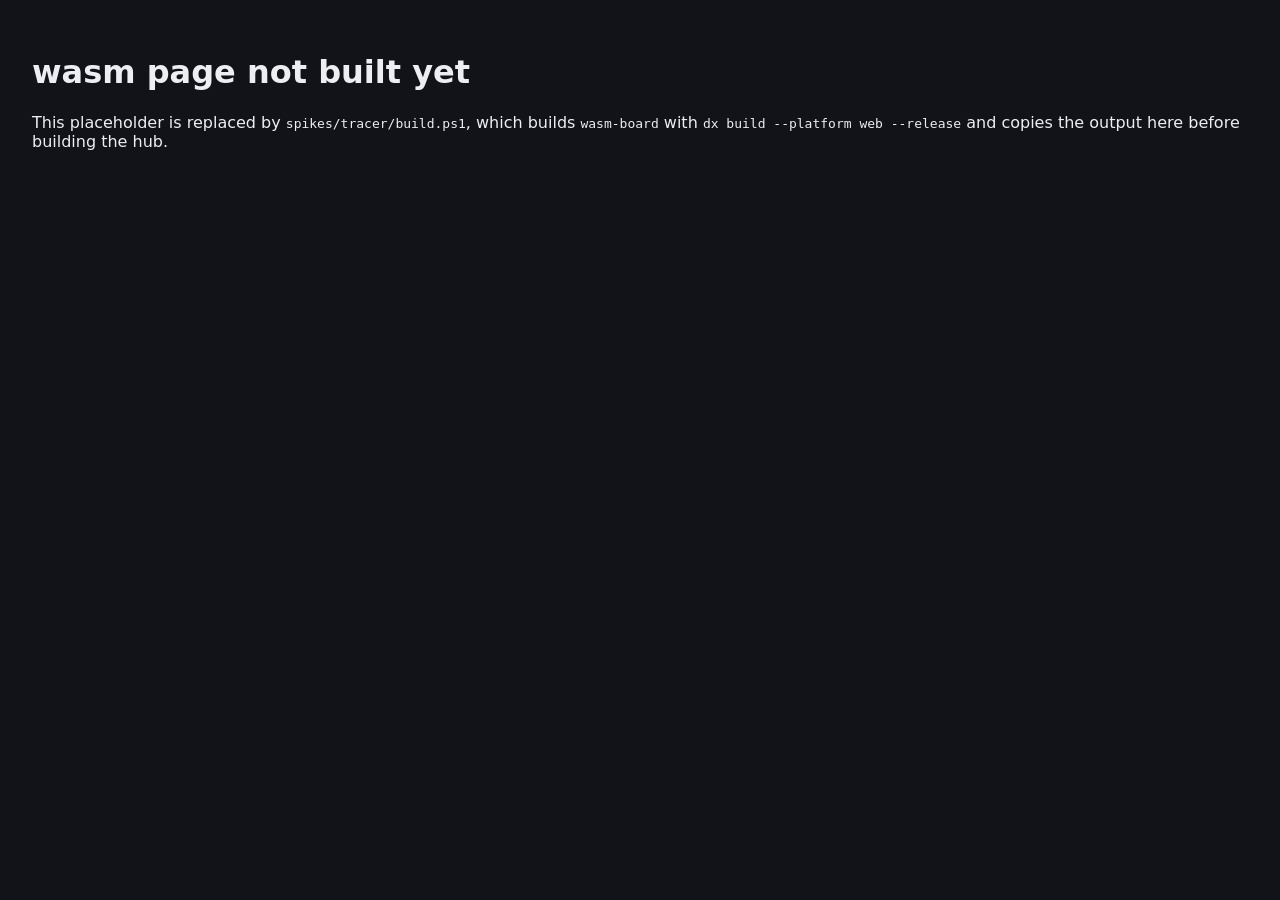
<file: spikes/tracer/hub/assets/wasm/index.html>
<!doctype html>
<html lang="en">
<head><meta charset="utf-8"><meta name="viewport" content="width=device-width,initial-scale=1"><title>wasm not built</title></head>
<body style="background:#111318;color:#eceef2;font-family:system-ui,sans-serif;padding:24px">
<h1>wasm page not built yet</h1>
<p>This placeholder is replaced by <code>spikes/tracer/build.ps1</code>, which builds <code>wasm-board</code> with
<code>dx build --platform web --release</code> and copies the output here before building the hub.</p>
</body>
</html>
</file>
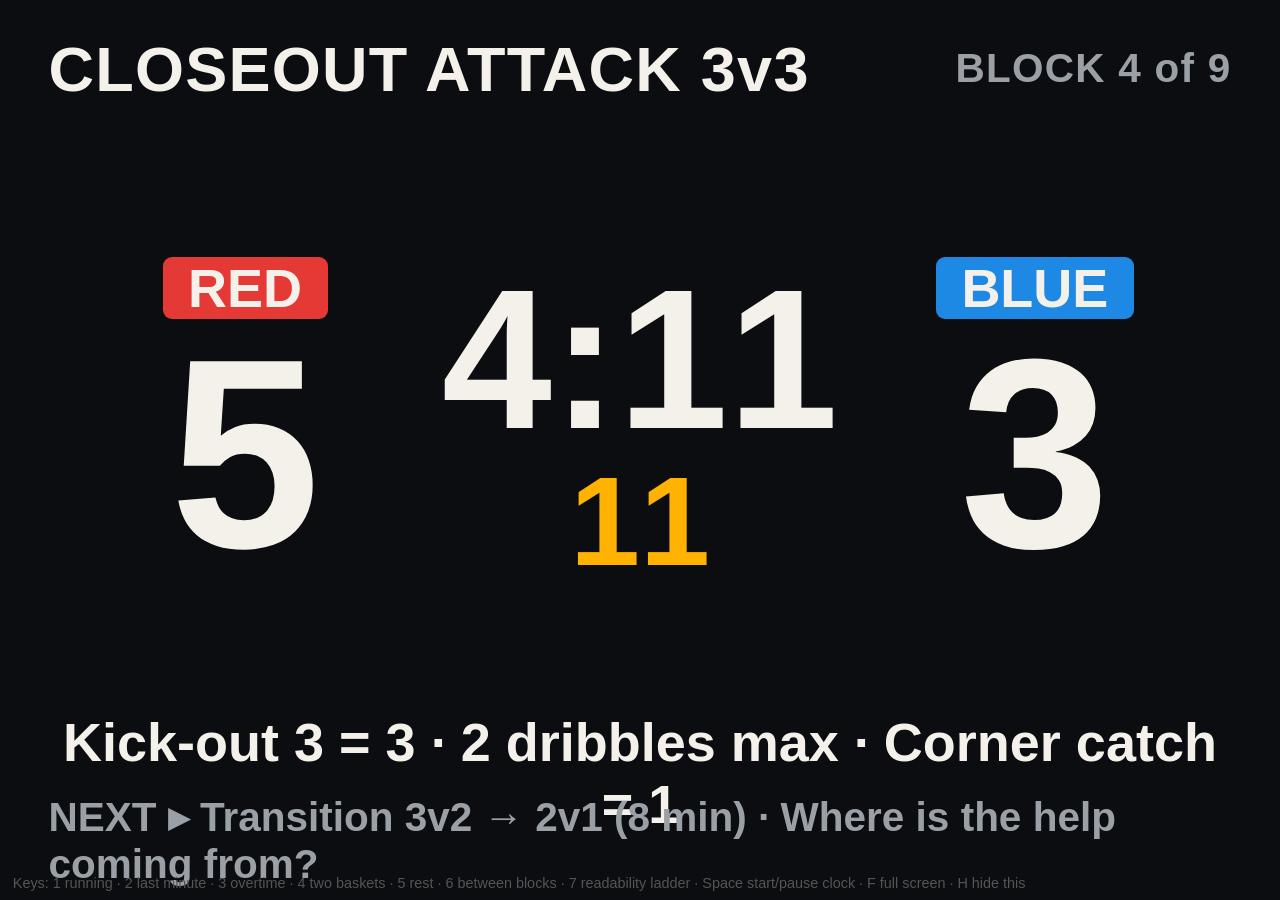
<file: docs/printables/mock-board.html>
<!doctype html>
<html lang="en">
<head>
<meta charset="utf-8">
<meta name="viewport" content="width=device-width, initial-scale=1">
<title>Mock Board — TV test</title>
<style>
  :root { --bg:#0b0d10; --fg:#f4f1ea; --dim:#9aa0a6; --red:#e53935; --blue:#1e88e5; --amber:#ffb300; --ot:#ff3d3d; --rest:#4fc3f7; }
  * { box-sizing:border-box; margin:0; padding:0; }
  html,body { height:100%; background:var(--bg); color:var(--fg); font-family: "Segoe UI", Roboto, Arial, sans-serif; font-weight:700; overflow:hidden; }
  .num { font-variant-numeric: tabular-nums; }
  .frame { position:absolute; inset:0; border:1.2vh solid transparent; display:grid; grid-template-rows: 9vh 1fr 8vh 7vh; padding:2vh 3vw; }
  .frame.amber { border-color:var(--amber); }
  .frame.ot { border-color:var(--ot); border-width:2.2vh; }
  .frame.rest { border-color:var(--rest); }
  .top { display:flex; justify-content:space-between; align-items:center; font-size:7vh; letter-spacing:.02em; }
  .top .blk { font-size:4.5vh; color:var(--dim); white-space:nowrap; }
  .top > span:first-child { white-space:nowrap; }
  .mid { display:grid; grid-template-columns: 1fr auto 1fr; align-items:center; text-align:center; }
  .team { display:flex; flex-direction:column; align-items:center; }
  .team .name { font-size:6vh; padding:0 2vw; border-radius:1vh; }
  .team .score { font-size:30vh; line-height:1; }
  .clock { font-size:22vh; line-height:1; }
  .shot { font-size:14vh; color:var(--amber); line-height:1; }
  .clock.amber { color:var(--amber); } .clock.ot { color:var(--ot); }
  .rules { font-size:6vh; text-align:center; align-self:center; }
  .next { font-size:4.5vh; color:var(--dim); align-self:center; }
  .status { position:absolute; right:3vw; bottom:2vh; font-size:3.5vh; color:var(--ot); }
  .two { display:grid; grid-template-columns:1fr 1fr; gap:2vw; height:100%; }
  .half { border:.4vh solid #2a2f36; border-radius:2vh; display:flex; flex-direction:column; align-items:center; justify-content:space-around; padding:2vh 0; }
  .half .lbl { font-size:5vh; color:var(--dim); }
  .half .scores { display:flex; gap:4vw; font-size:20vh; line-height:1; }
  .half .gname { font-size:5vh; }
  /* readability ladder */
  .ladder { padding:3vh 4vw; display:flex; flex-direction:column; gap:1.5vh; }
  .ladder div { white-space:nowrap; }
  .help { position:fixed; left:1vw; bottom:1vh; font-size:1.6vh; color:#555; font-weight:400; }
</style>
</head>
<body>
<div id="app"></div>
<div class="help" id="help">Keys: 1 running · 2 last minute · 3 overtime · 4 two baskets · 5 rest · 6 between blocks · 7 readability ladder · Space start/pause clock · F full screen · H hide this</div>
<script>
// Static mock of the S12 Board, for the P0 gym test (W4.6). No network, no app code.
const S = { mode: 1, run: true, t: 252, shot: 12, ot: 0 };
const app = document.getElementById('app');
const fmt = s => { const neg = s < 0; s = Math.abs(Math.round(s)); return (neg ? '+' : '') + Math.floor(s/60) + ':' + String(s%60).padStart(2,'0'); };
const team = (n,c,sc) => `<div class="team"><div class="name" style="background:${c}">${n}</div><div class="score num">${sc}</div></div>`;
function running(cls, clockText, clockCls, status) {
  return `<div class="frame ${cls}">
    <div class="top"><span>CLOSEOUT ATTACK 3v3</span><span class="blk" style="${status ? 'color:var(--ot)' : ''}">${status || 'BLOCK 4 of 9'}</span></div>
    <div class="mid">${team('RED','var(--red)',5)}
      <div><div class="clock num ${clockCls}">${clockText}</div><div class="shot num">${S.shot}</div></div>
      ${team('BLUE','var(--blue)',3)}</div>
    <div class="rules">Kick-out 3 = 3 · 2 dribbles max · Corner catch = 1</div>
    <div class="next">NEXT ▸ Transition 3v2 → 2v1 (8 min) · Where is the help coming from?</div>
  </div>`;
}
function render() {
  const m = S.mode;
  if (m === 1) app.innerHTML = running('', fmt(S.t), '');
  if (m === 2) app.innerHTML = running('amber', fmt(Math.min(S.t, 59)), 'amber');
  if (m === 3) app.innerHTML = running('ot', fmt(-S.ot), 'ot', 'OVERTIME · +3 min behind');
  if (m === 4) app.innerHTML = `<div class="frame"><div class="top"><span>CROSS-COURT 2v2</span><span class="clock num" style="font-size:9vh">${fmt(S.t)}</span><span class="blk">BLOCK 2 of 9</span></div>
     <div class="two">${['SIDE 1','SIDE 2'].map((b,i)=>`<div class="half"><div class="lbl">${b}</div><div class="gname">Game to 5</div>
       <div class="scores num"><span style="color:var(--red)">${i?2:4}</span><span style="color:var(--blue)">${i?3:1}</span></div></div>`).join('')}</div>
     <div class="rules">Three = 2 · Make one pass before you shoot</div><div class="next">NEXT ▸ Closeout Attack 3v3</div></div>`;
  if (m === 5) app.innerHTML = `<div class="frame rest"><div class="top"><span>REST</span><span class="blk">Interval 2 of 3 next</span></div>
     <div class="mid" style="grid-template-columns:1fr"><div class="clock num" style="color:var(--rest)">${fmt(Math.min(S.t,60))}</div></div>
     <div class="rules">Get water · same teams</div><div class="next"></div></div>`;
  if (m === 6) app.innerHTML = `<div class="frame"><div class="top"><span>NEXT: TRANSITION 3v2 → 2v1</span><span class="blk">Starts in 0:45</span></div>
     <div class="rules" style="font-size:6vh;line-height:1.5;text-align:left;padding-left:4vw">Basket = 1<br>Three = 1<br>Layup in the paint = +1<br>Lines of three — shooter stays back on defense</div>
     <div class="next">Scorers: scan the QR · PIN 4821</div><div></div></div>`;
  if (m === 7) app.innerHTML = `<div class="ladder">${[30,22,14,10,7,6,4.5,3].map(v=>`<div style="font-size:${v}vh">${v} vh · ${v >= 14 ? '4:12 · 7' : 'Kick-out 3 = 3 · 2 dribbles max'}</div>`).join('')}</div>`;
}
setInterval(() => { if (!S.run) return; S.t = S.t > 0 ? S.t - 1 : S.t; S.ot++; S.shot = S.shot > 0 ? S.shot - 1 : 12; render(); }, 1000);
addEventListener('keydown', e => {
  if (e.key >= '1' && e.key <= '7') { S.mode = +e.key; if (S.mode===1) S.t = 252; if (S.mode===3) S.ot = 83; }
  if (e.key === ' ') S.run = !S.run;
  if (e.key === 'f' || e.key === 'F') document.documentElement.requestFullscreen?.();
  if (e.key === 'h' || e.key === 'H') { const h = document.getElementById('help'); h.style.display = h.style.display === 'none' ? '' : 'none'; }
  render();
});
render();
</script>
</body>
</html>
</file>
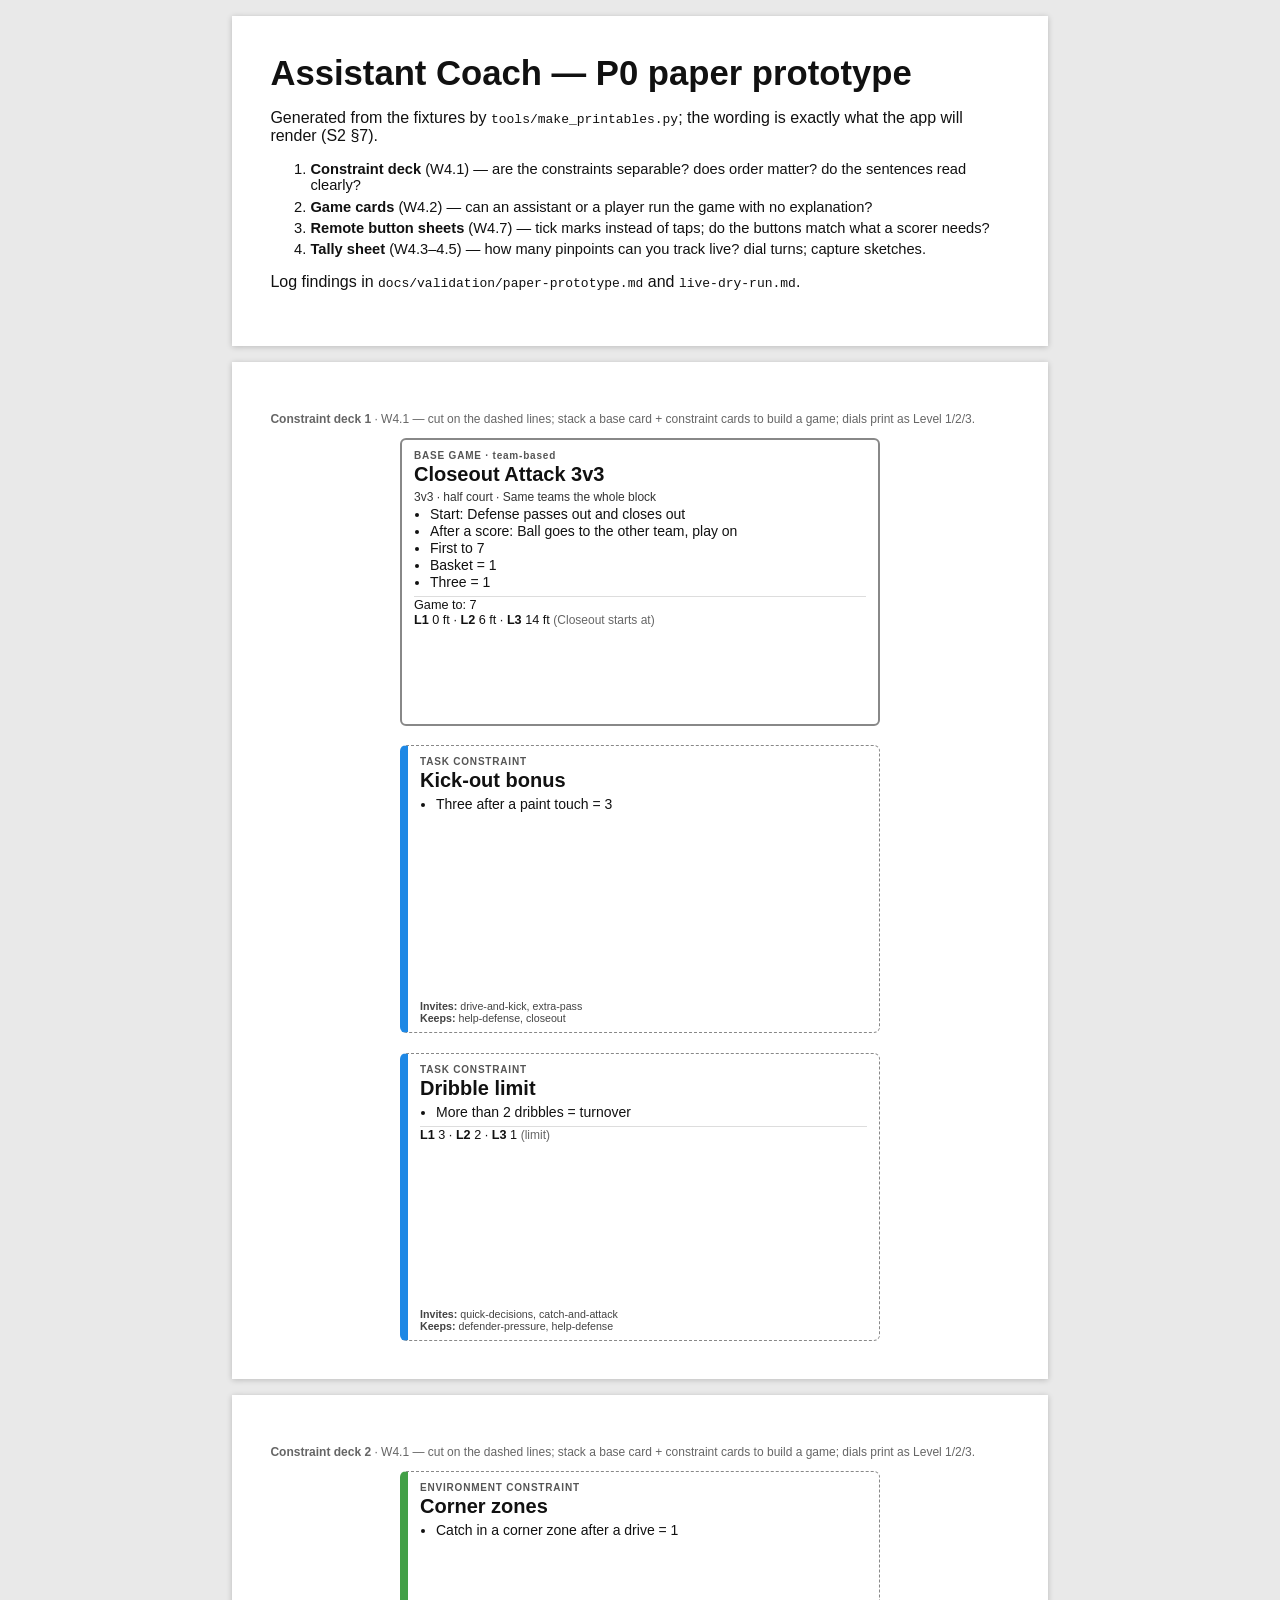
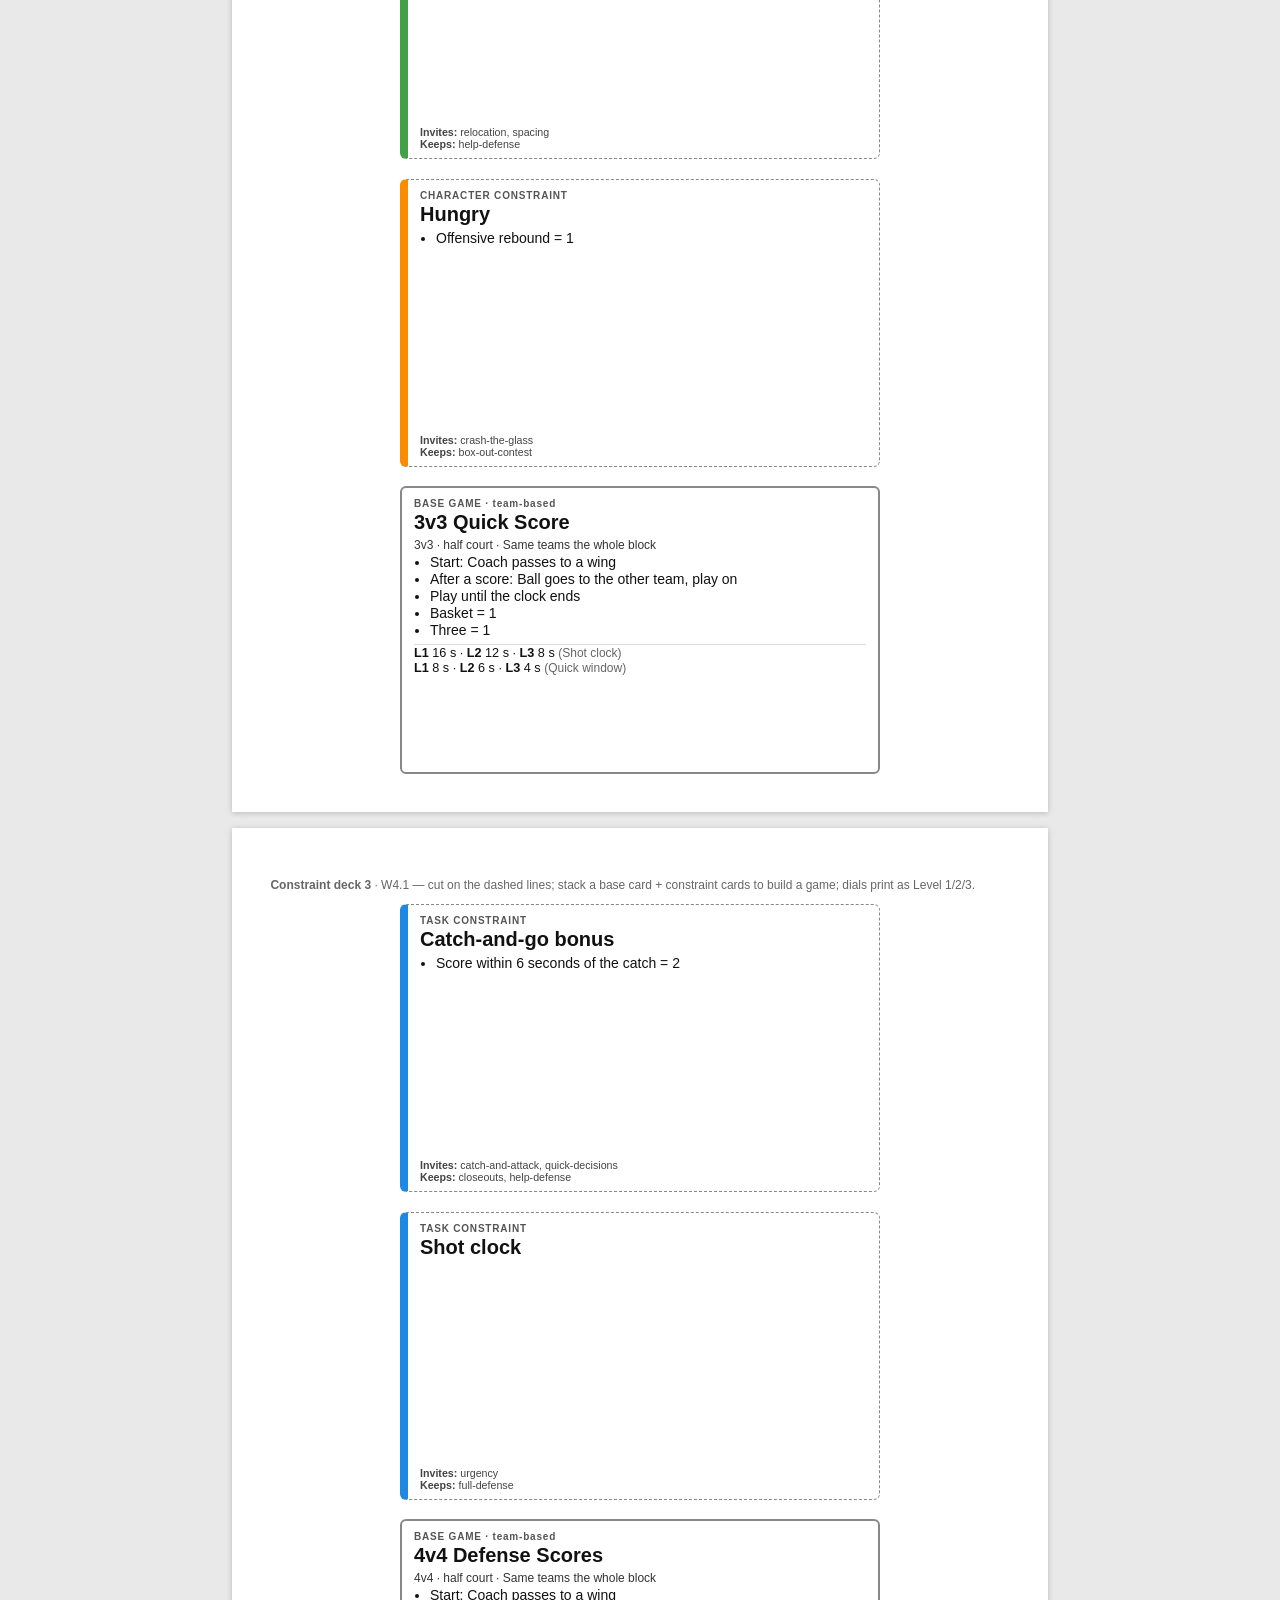
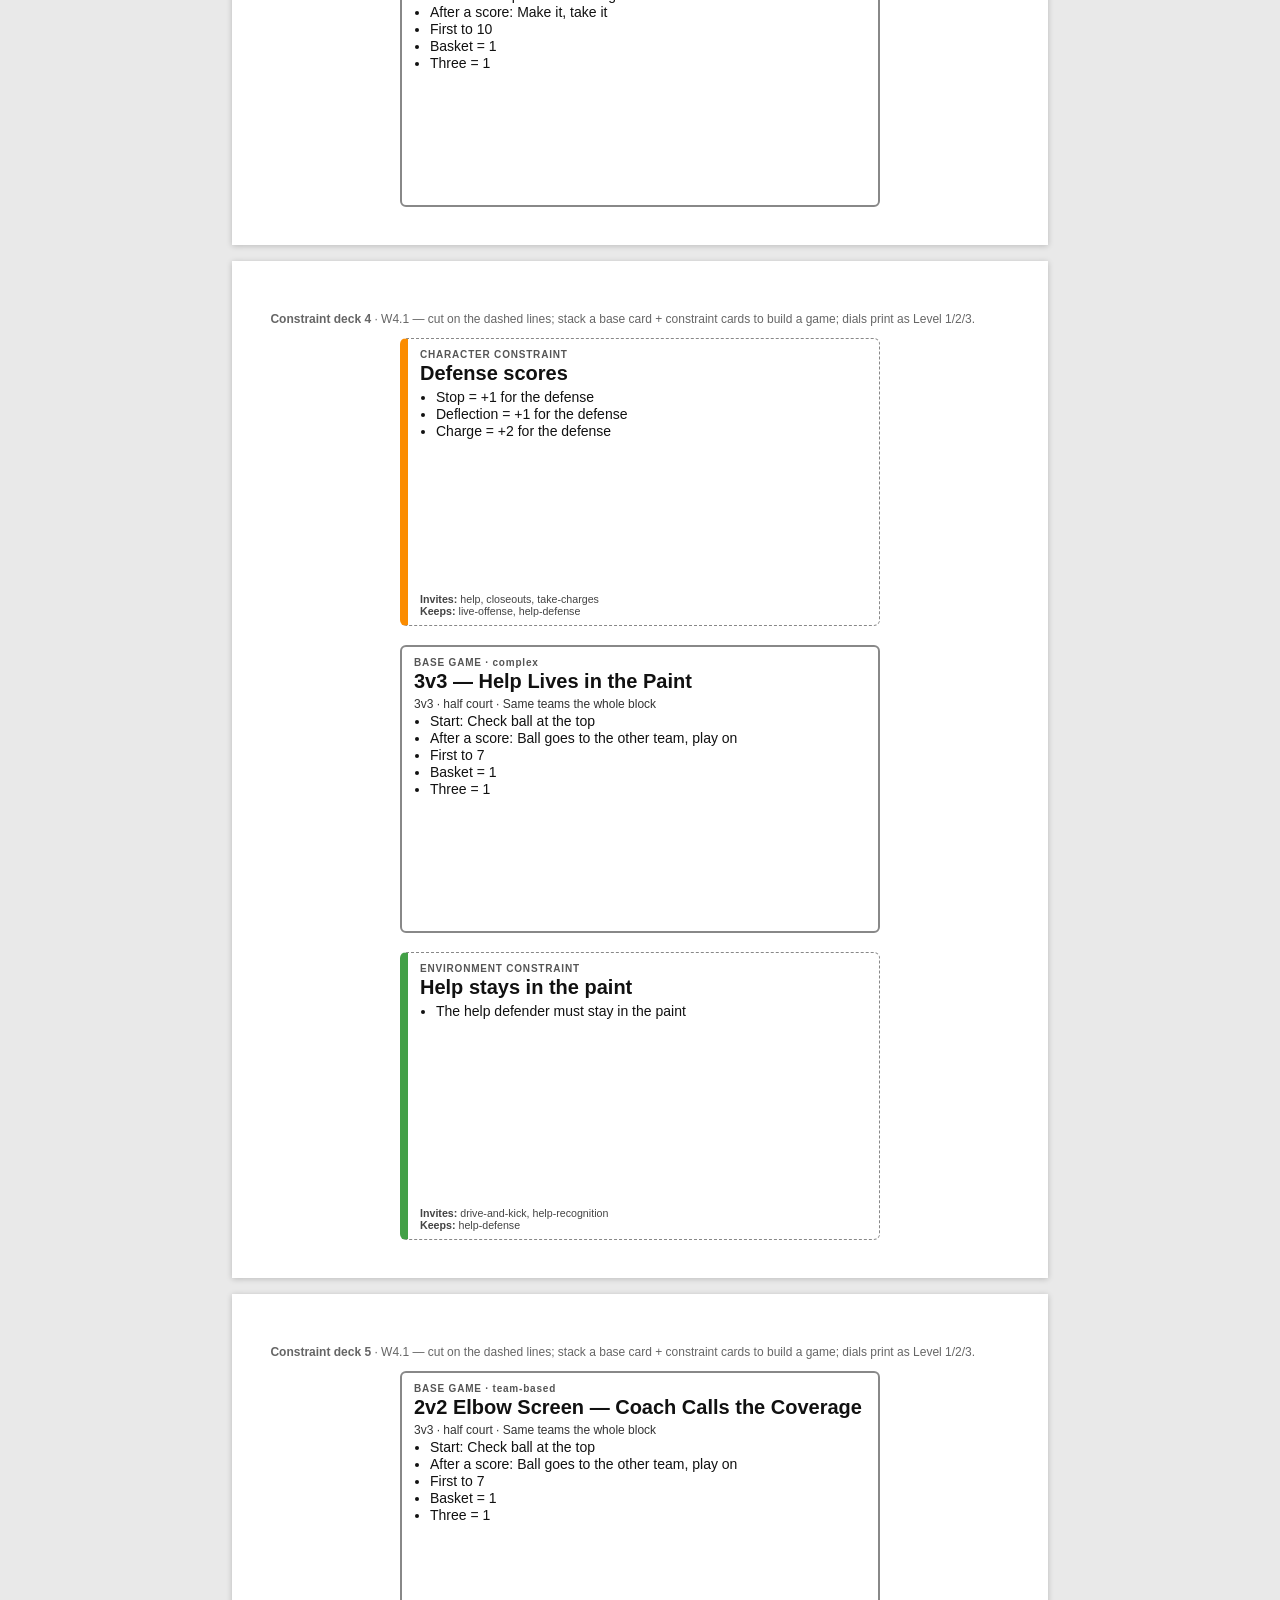
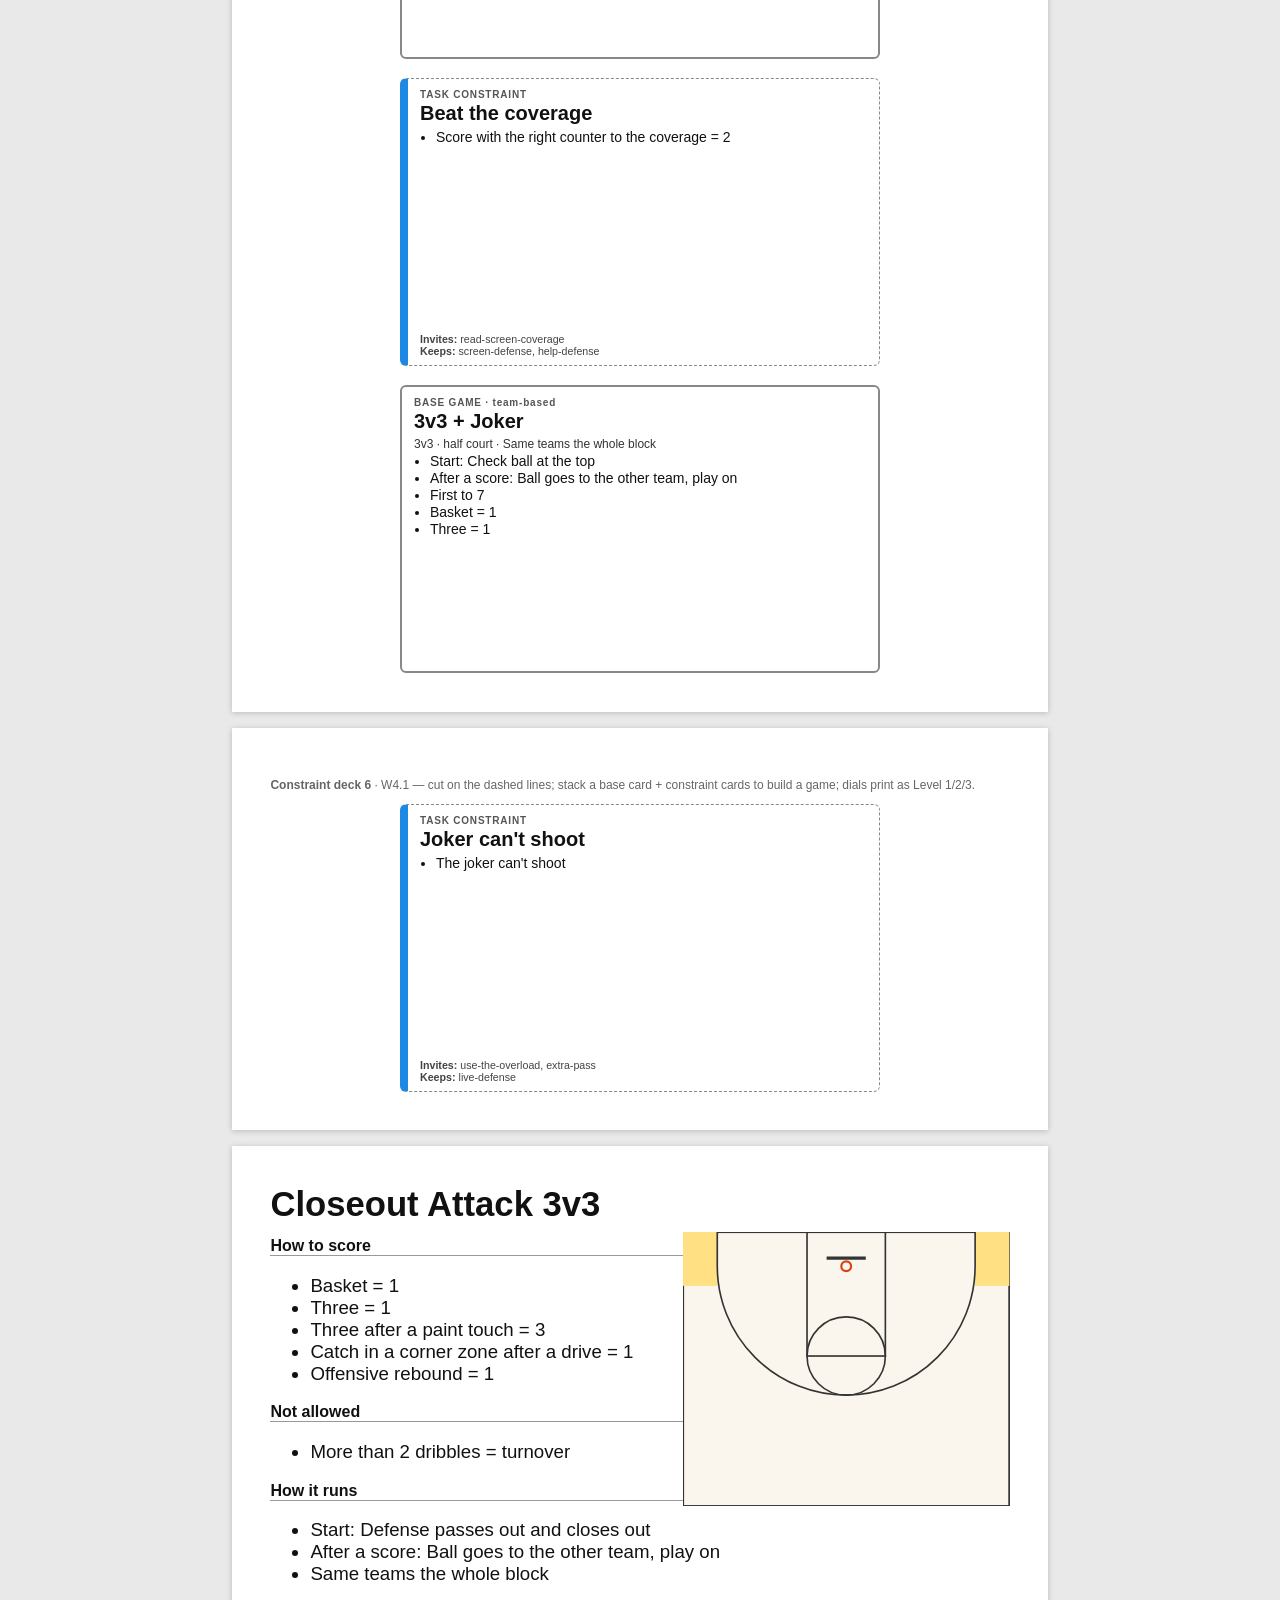
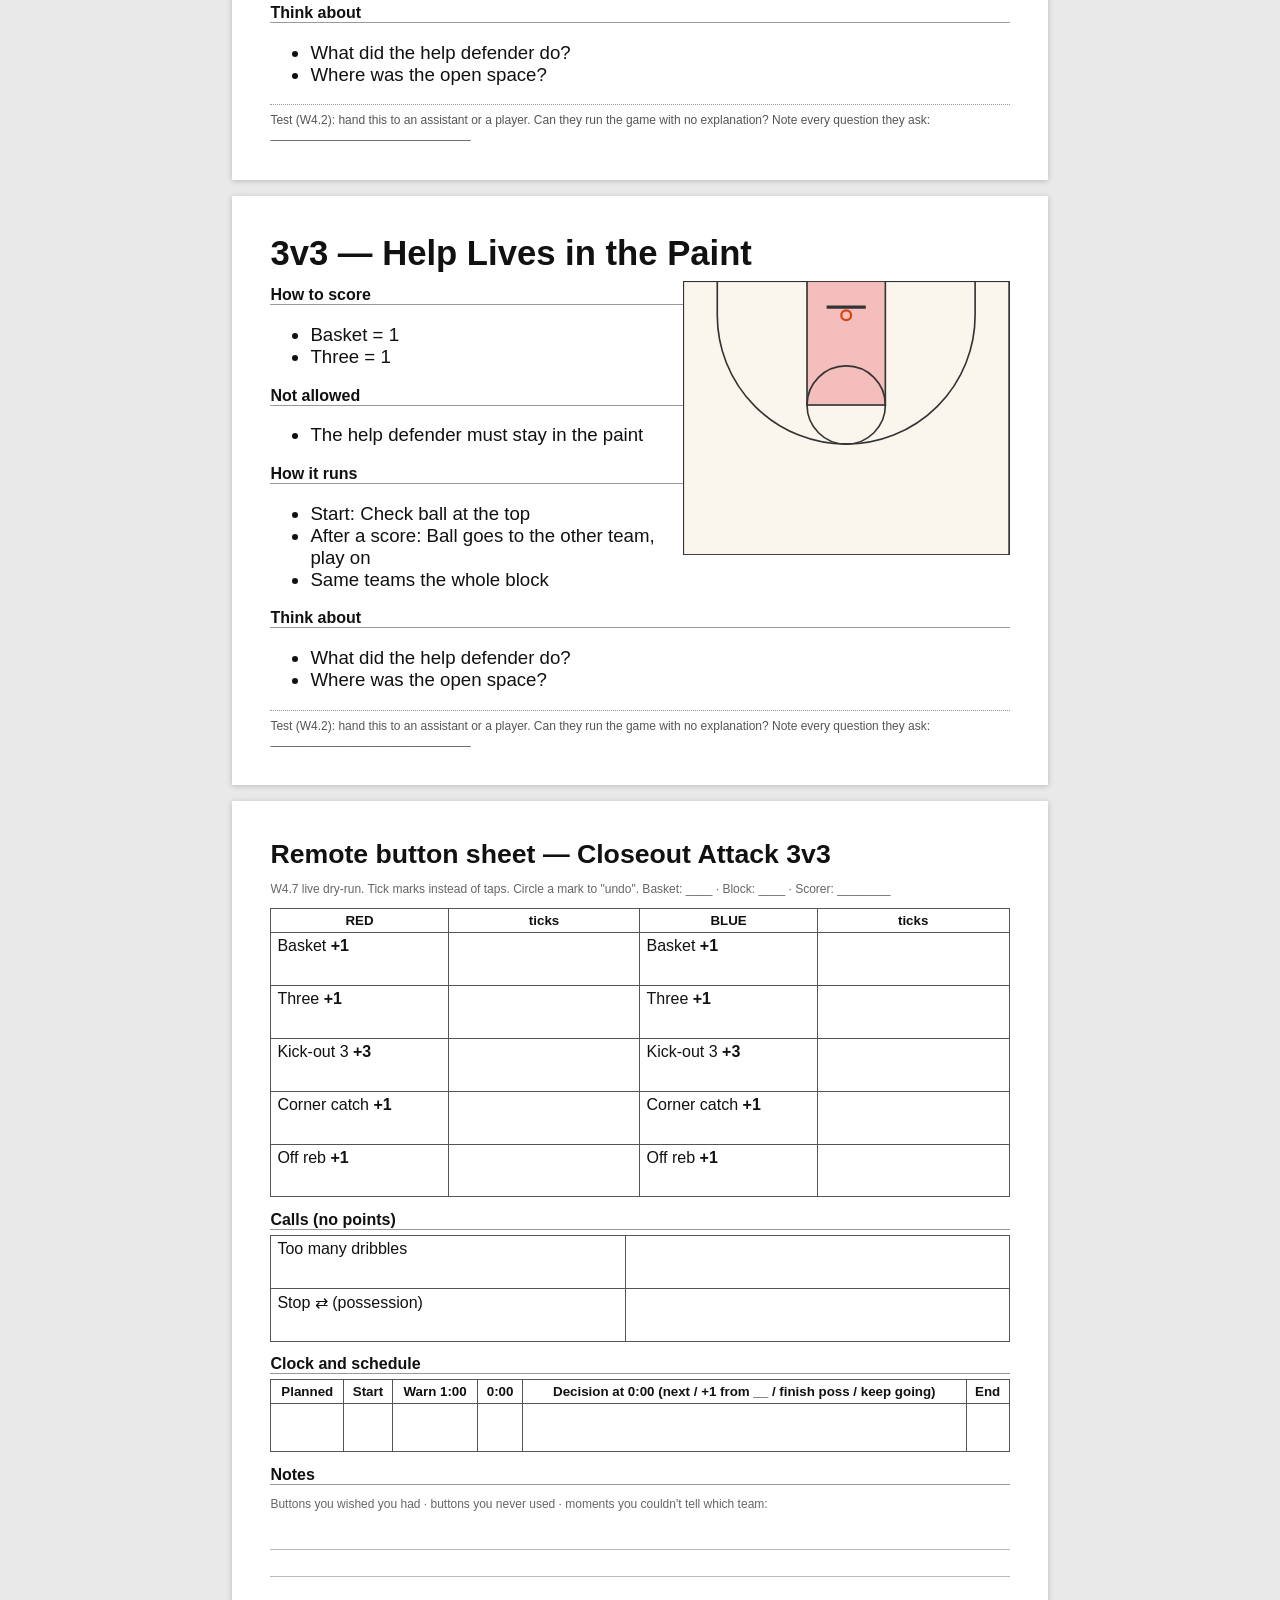
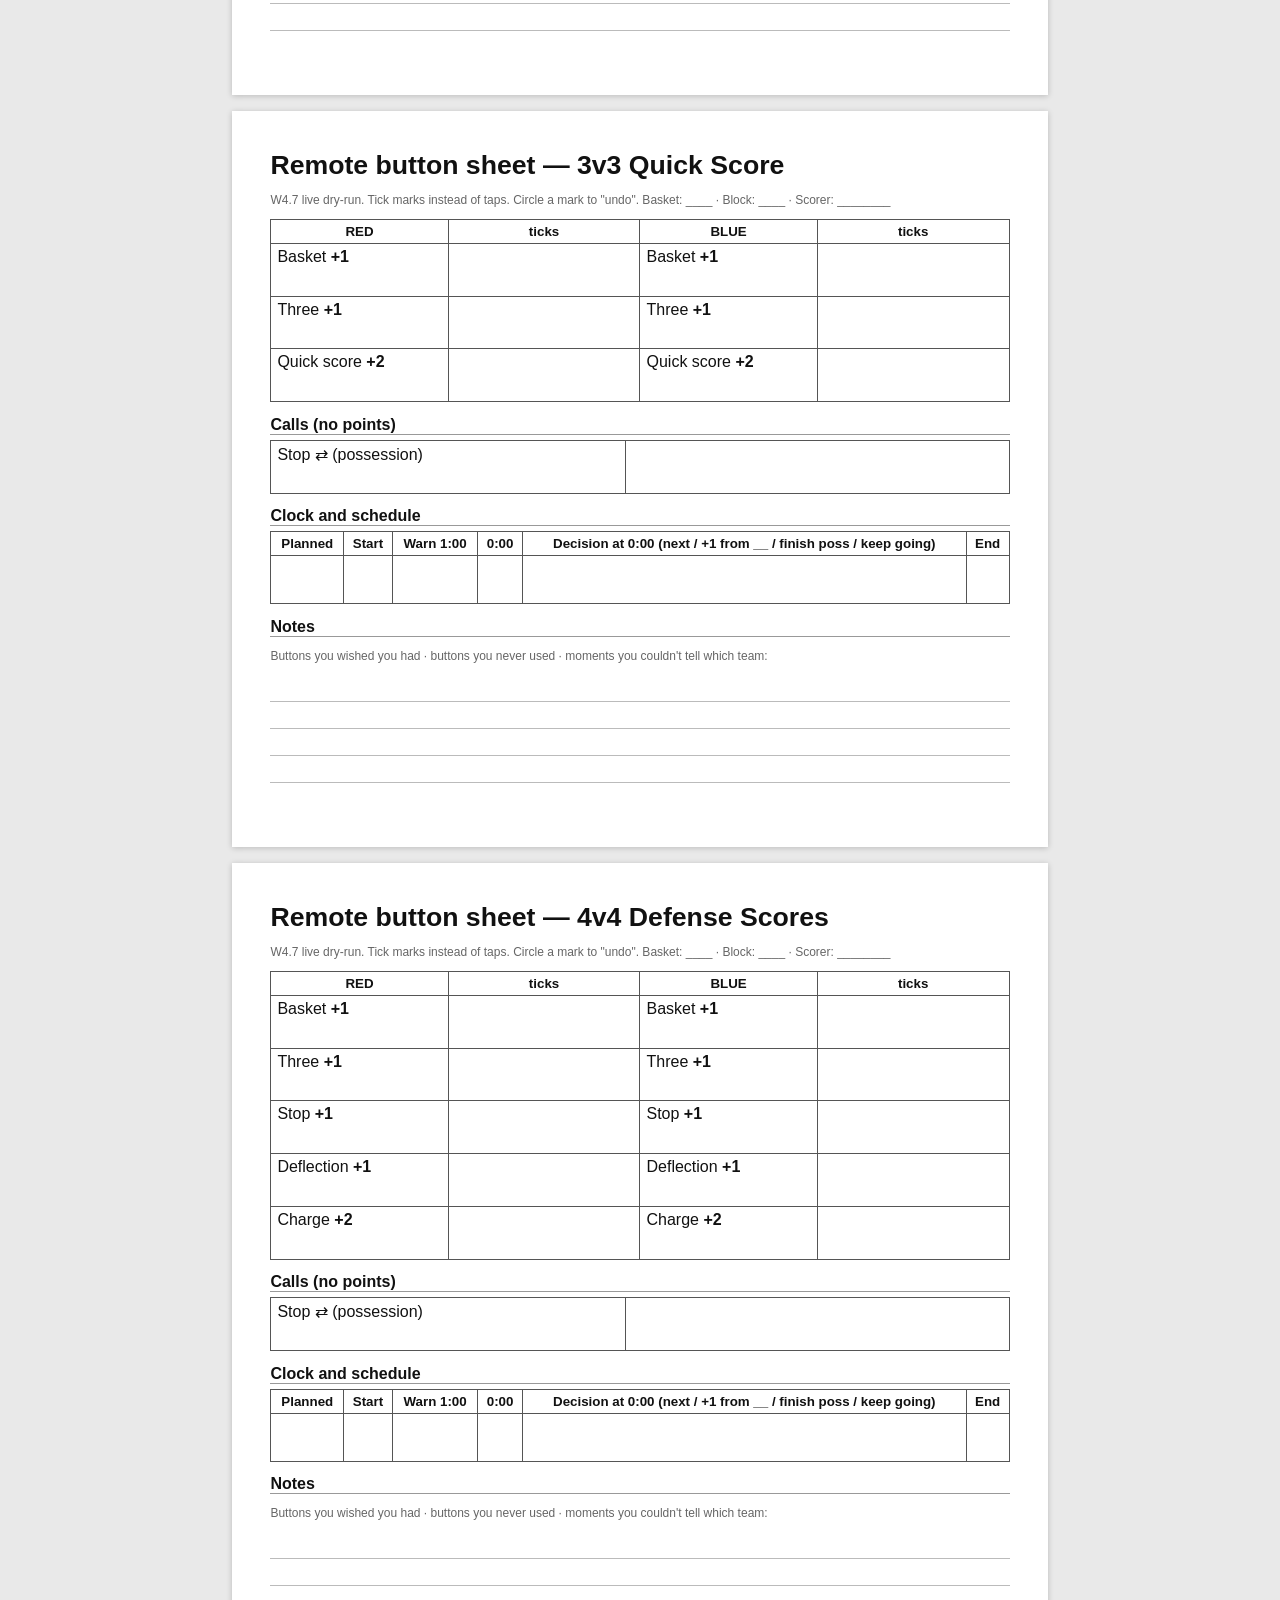
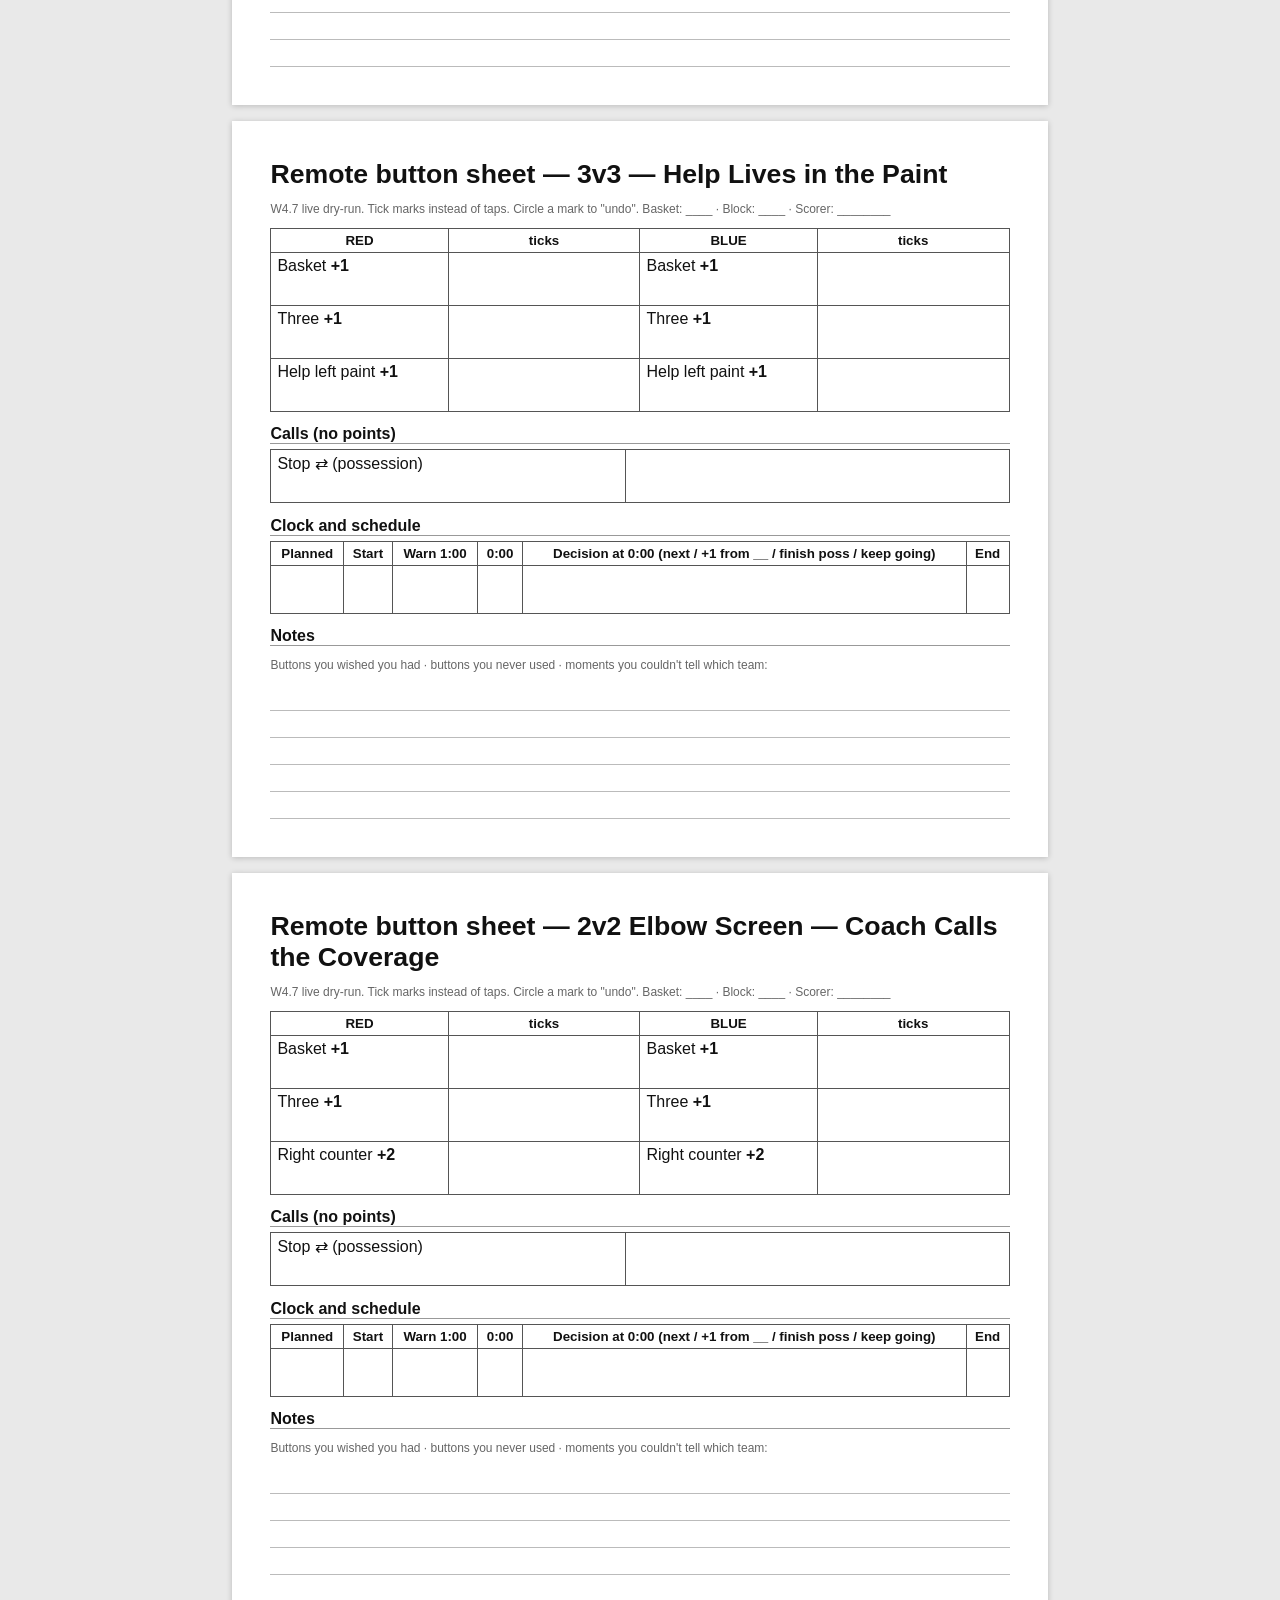
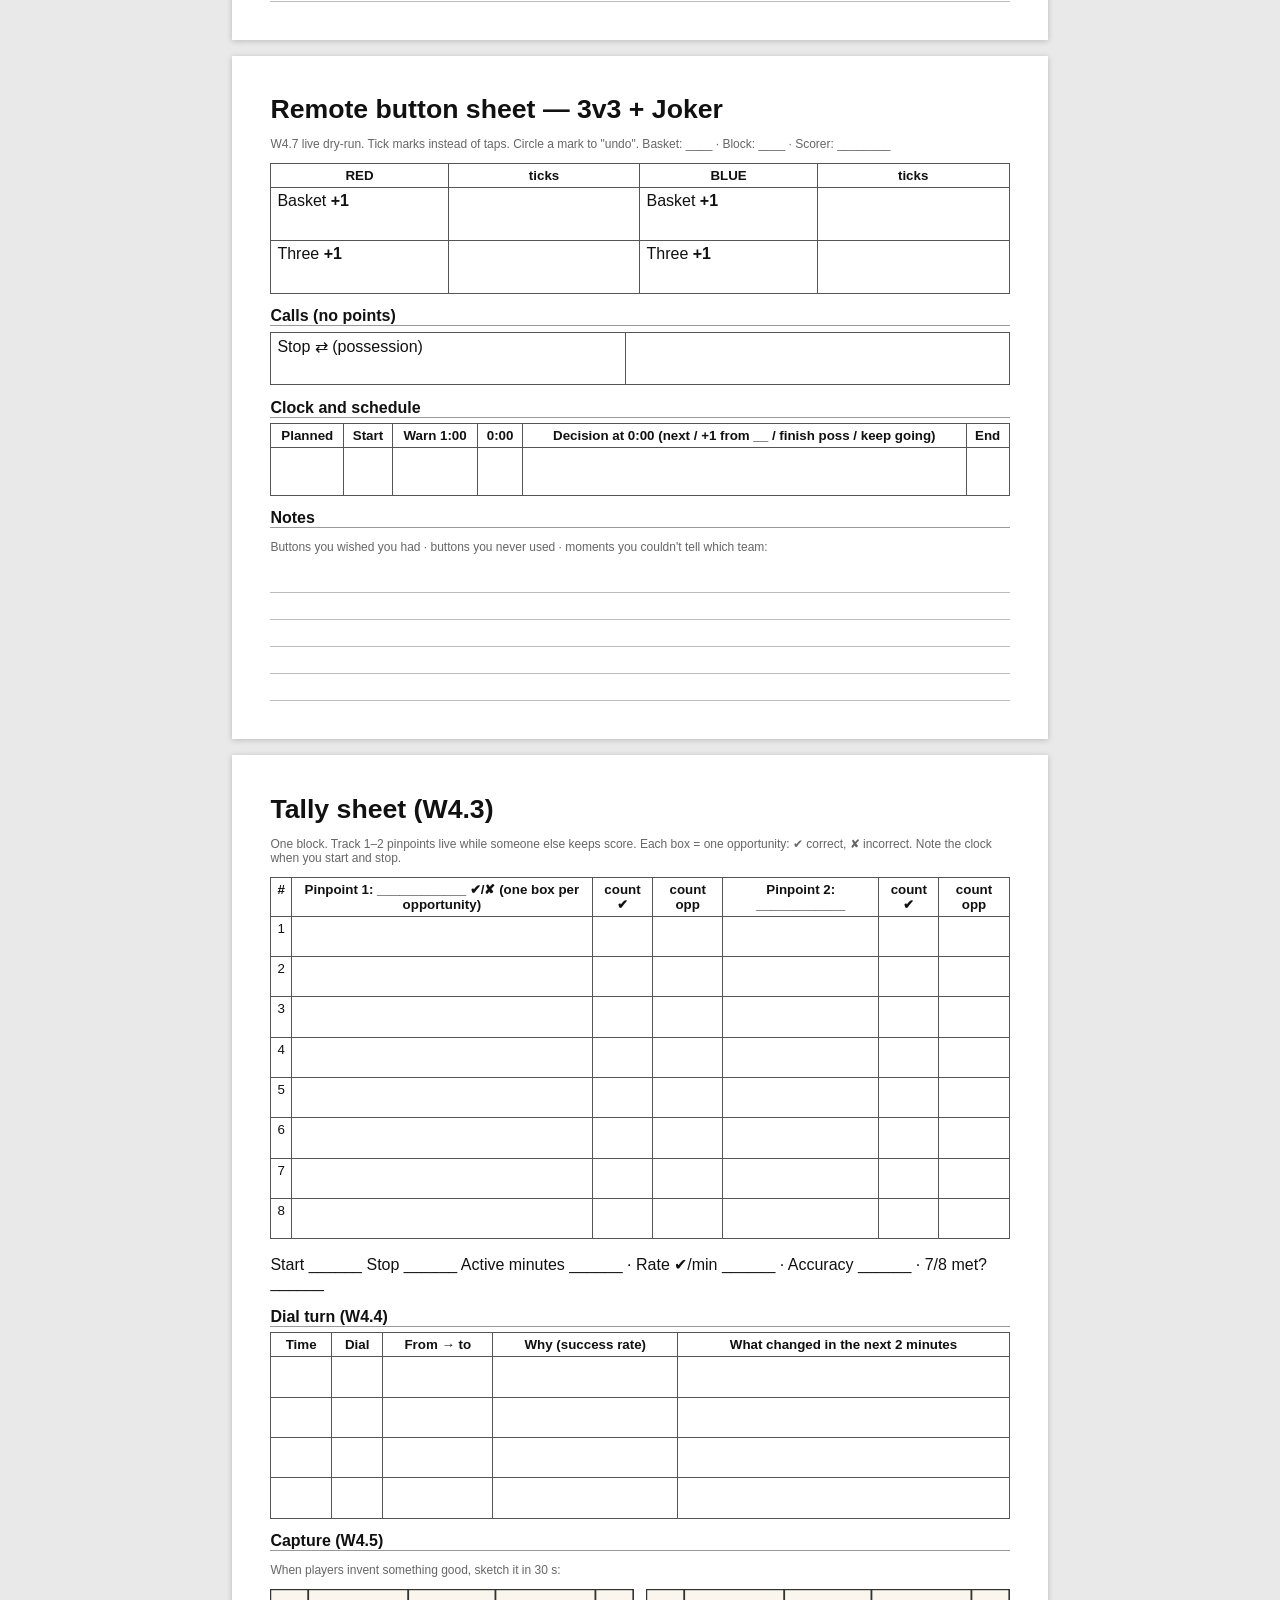
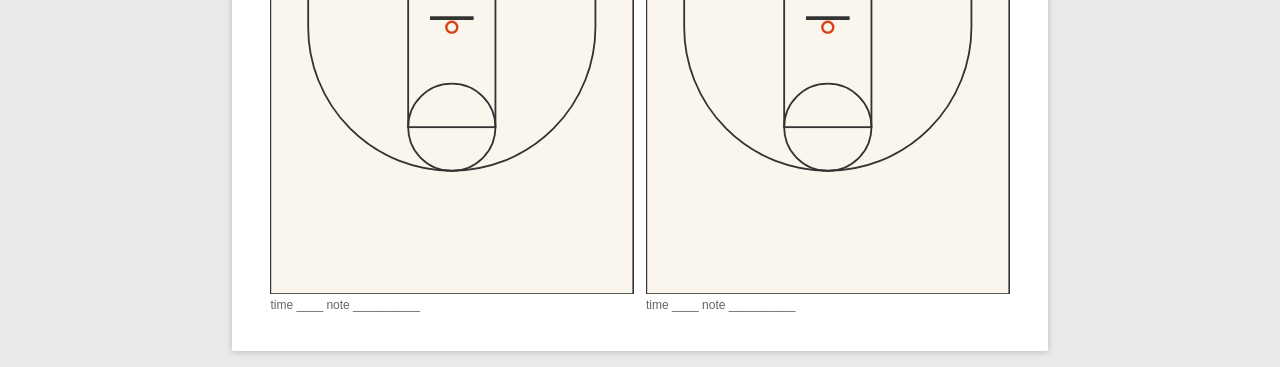
<file: docs/printables/paper-prototype.html>
<!doctype html><html><head><meta charset=utf-8><title>Paper prototype</title><style>
@page { size: letter; margin: 0.4in; }
* { box-sizing: border-box; }
body { font-family: "Segoe UI", Arial, sans-serif; color: #111; margin: 0; background: #fff; }
.page { page-break-after: always; break-after: page; padding: 0.1in 0; }
h1 { font-size: 20pt; margin: 0 0 6pt; } h2 { font-size: 12pt; margin: 10pt 0 4pt; border-bottom: 1px solid #999; }
.dim { color: #666; font-size: 9pt; }
.deck { display: grid; grid-template-columns: 5in; gap: 0.2in; justify-content: center; }
.card { width: 5in; height: 3in; border: 1.5px dashed #888; border-radius: 6px; padding: 10px 12px; overflow: hidden; position: relative; font-size: 10.5pt; break-inside: avoid; }
.card h3 { margin: 2px 0 4px; font-size: 15pt; } .card ul { margin: 2px 0; padding-left: 16px; } .card li { margin: 1px 0; }
.card .kind { font-size: 7.5pt; letter-spacing: .08em; color: #555; font-weight: 700; }
.card .meta { font-size: 9pt; color: #333; } .card .dials { list-style: none; padding: 0; margin-top: 6px; border-top: 1px solid #ddd; font-size: 9.5pt; }
.card .foot { position: absolute; bottom: 8px; left: 12px; right: 12px; font-size: 8pt; color: #444; }
.card.base { border-style: solid; border-width: 2.5px; } .card.task { border-left: 8px solid #1e88e5; } .card.environment { border-left: 8px solid #43a047; }
.card.character { border-left: 8px solid #fb8c00; } .card.individual { border-left: 8px solid #8e24aa; }
.gamecard ul { font-size: 14pt; } .gamecard h1 { font-size: 26pt; } .gamecard .court { width: 3.4in; float: right; margin: 0 0 8pt 12pt; }
.test { clear: both; margin-top: 14pt; font-size: 9pt; color: #555; border-top: 1px dotted #999; padding-top: 6pt; }
svg .floor { fill: #faf6ee; stroke: #333; stroke-width: 2; } svg .line { fill: none; stroke: #333; stroke-width: 1.5; }
svg .rim { fill: none; stroke: #d84315; stroke-width: 2; } svg .board { stroke: #333; stroke-width: 3; }
svg .bonus { fill: #ffe082; } svg .restrict { fill: #ef9a9a; opacity: .6; }
table { border-collapse: collapse; width: 100%; } th, td { border: 1px solid #555; padding: 4px 6px; font-size: 10pt; vertical-align: top; }
.remote td.lbl { width: 24%; font-size: 12pt; } .remote td.box { width: 26%; height: 0.55in; } .sched td { height: 0.5in; }
.tally td { height: 0.42in; } .lines { height: 1.4in; background: repeating-linear-gradient(#fff 0 26px, #bbb 26px 27px); }
.sketches { display: grid; grid-template-columns: 1fr 1fr; gap: 12px; } .sk svg { width: 100%; }
.cover h1 { font-size: 26pt; } .cover li { margin: 4pt 0; font-size: 11pt; }
@media screen { body { background: #e9e9e9; } .page { background: #fff; width: 8.5in; margin: 16px auto; padding: 0.4in; box-shadow: 0 1px 6px rgba(0,0,0,.2); } }
</style></head><body><div class="page cover"><h1>Assistant Coach — P0 paper prototype</h1>
      <p>Generated from the fixtures by <code>tools/make_printables.py</code>; the wording is exactly what the app will render (S2 §7).</p>
      <ol><li><b>Constraint deck</b> (W4.1) — are the constraints separable? does order matter? do the sentences read clearly?</li>
      <li><b>Game cards</b> (W4.2) — can an assistant or a player run the game with no explanation?</li>
      <li><b>Remote button sheets</b> (W4.7) — tick marks instead of taps; do the buttons match what a scorer needs?</li>
      <li><b>Tally sheet</b> (W4.3–4.5) — how many pinpoints can you track live? dial turns; capture sketches.</li></ol>
      <p>Log findings in <code>docs/validation/paper-prototype.md</code> and <code>live-dry-run.md</code>.</p></div><div class="page"><p class=dim><b>Constraint deck 1</b> · W4.1 — cut on the dashed lines; stack a base card + constraint cards to build a game; dials print as Level 1/2/3.</p><div class="deck"><div class="card base"><div class="kind">BASE GAME · team-based</div><h3>Closeout Attack 3v3</h3>
      <div class="meta">3v3 · half court · Same teams the whole block</div>
      <ul><li>Start: Defense passes out and closes out</li><li>After a score: Ball goes to the other team, play on</li>
      <li>First to 7</li><li>Basket = 1</li><li>Three = 1</li></ul><ul class=dials><li>Game to: 7</li><li><b>L1</b> 0 ft · <b>L2</b> 6 ft · <b>L3</b> 14 ft <span class=dim>(Closeout starts at)</span></li></ul></div><div class="card task"><div class="kind">TASK CONSTRAINT</div><h3>Kick-out bonus</h3>
          <ul><li>Three after a paint touch = 3</li></ul>
          <div class="foot"><b>Invites:</b> drive-and-kick, extra-pass<br><b>Keeps:</b> help-defense, closeout</div></div><div class="card task"><div class="kind">TASK CONSTRAINT</div><h3>Dribble limit</h3>
          <ul><li>More than 2 dribbles = turnover</li></ul><ul class=dials><li><b>L1</b> 3 · <b>L2</b> 2 · <b>L3</b> 1 <span class=dim>(limit)</span></li></ul>
          <div class="foot"><b>Invites:</b> quick-decisions, catch-and-attack<br><b>Keeps:</b> defender-pressure, help-defense</div></div></div></div><div class="page"><p class=dim><b>Constraint deck 2</b> · W4.1 — cut on the dashed lines; stack a base card + constraint cards to build a game; dials print as Level 1/2/3.</p><div class="deck"><div class="card environment"><div class="kind">ENVIRONMENT CONSTRAINT</div><h3>Corner zones</h3>
          <ul><li>Catch in a corner zone after a drive = 1</li></ul>
          <div class="foot"><b>Invites:</b> relocation, spacing<br><b>Keeps:</b> help-defense</div></div><div class="card character"><div class="kind">CHARACTER CONSTRAINT</div><h3>Hungry</h3>
          <ul><li>Offensive rebound = 1</li></ul>
          <div class="foot"><b>Invites:</b> crash-the-glass<br><b>Keeps:</b> box-out-contest</div></div><div class="card base"><div class="kind">BASE GAME · team-based</div><h3>3v3 Quick Score</h3>
      <div class="meta">3v3 · half court · Same teams the whole block</div>
      <ul><li>Start: Coach passes to a wing</li><li>After a score: Ball goes to the other team, play on</li>
      <li>Play until the clock ends</li><li>Basket = 1</li><li>Three = 1</li></ul><ul class=dials><li><b>L1</b> 16 s · <b>L2</b> 12 s · <b>L3</b> 8 s <span class=dim>(Shot clock)</span></li><li><b>L1</b> 8 s · <b>L2</b> 6 s · <b>L3</b> 4 s <span class=dim>(Quick window)</span></li></ul></div></div></div><div class="page"><p class=dim><b>Constraint deck 3</b> · W4.1 — cut on the dashed lines; stack a base card + constraint cards to build a game; dials print as Level 1/2/3.</p><div class="deck"><div class="card task"><div class="kind">TASK CONSTRAINT</div><h3>Catch-and-go bonus</h3>
          <ul><li>Score within 6 seconds of the catch = 2</li></ul>
          <div class="foot"><b>Invites:</b> catch-and-attack, quick-decisions<br><b>Keeps:</b> closeouts, help-defense</div></div><div class="card task"><div class="kind">TASK CONSTRAINT</div><h3>Shot clock</h3>
          <ul></ul>
          <div class="foot"><b>Invites:</b> urgency<br><b>Keeps:</b> full-defense</div></div><div class="card base"><div class="kind">BASE GAME · team-based</div><h3>4v4 Defense Scores</h3>
      <div class="meta">4v4 · half court · Same teams the whole block</div>
      <ul><li>Start: Coach passes to a wing</li><li>After a score: Make it, take it</li>
      <li>First to 10</li><li>Basket = 1</li><li>Three = 1</li></ul></div></div></div><div class="page"><p class=dim><b>Constraint deck 4</b> · W4.1 — cut on the dashed lines; stack a base card + constraint cards to build a game; dials print as Level 1/2/3.</p><div class="deck"><div class="card character"><div class="kind">CHARACTER CONSTRAINT</div><h3>Defense scores</h3>
          <ul><li>Stop = +1 for the defense</li><li>Deflection = +1 for the defense</li><li>Charge = +2 for the defense</li></ul>
          <div class="foot"><b>Invites:</b> help, closeouts, take-charges<br><b>Keeps:</b> live-offense, help-defense</div></div><div class="card base"><div class="kind">BASE GAME · complex</div><h3>3v3 — Help Lives in the Paint</h3>
      <div class="meta">3v3 · half court · Same teams the whole block</div>
      <ul><li>Start: Check ball at the top</li><li>After a score: Ball goes to the other team, play on</li>
      <li>First to 7</li><li>Basket = 1</li><li>Three = 1</li></ul></div><div class="card environment"><div class="kind">ENVIRONMENT CONSTRAINT</div><h3>Help stays in the paint</h3>
          <ul><li>The help defender must stay in the paint</li></ul>
          <div class="foot"><b>Invites:</b> drive-and-kick, help-recognition<br><b>Keeps:</b> help-defense</div></div></div></div><div class="page"><p class=dim><b>Constraint deck 5</b> · W4.1 — cut on the dashed lines; stack a base card + constraint cards to build a game; dials print as Level 1/2/3.</p><div class="deck"><div class="card base"><div class="kind">BASE GAME · team-based</div><h3>2v2 Elbow Screen — Coach Calls the Coverage</h3>
      <div class="meta">3v3 · half court · Same teams the whole block</div>
      <ul><li>Start: Check ball at the top</li><li>After a score: Ball goes to the other team, play on</li>
      <li>First to 7</li><li>Basket = 1</li><li>Three = 1</li></ul></div><div class="card task"><div class="kind">TASK CONSTRAINT</div><h3>Beat the coverage</h3>
          <ul><li>Score with the right counter to the coverage = 2</li></ul>
          <div class="foot"><b>Invites:</b> read-screen-coverage<br><b>Keeps:</b> screen-defense, help-defense</div></div><div class="card base"><div class="kind">BASE GAME · team-based</div><h3>3v3 + Joker</h3>
      <div class="meta">3v3 · half court · Same teams the whole block</div>
      <ul><li>Start: Check ball at the top</li><li>After a score: Ball goes to the other team, play on</li>
      <li>First to 7</li><li>Basket = 1</li><li>Three = 1</li></ul></div></div></div><div class="page"><p class=dim><b>Constraint deck 6</b> · W4.1 — cut on the dashed lines; stack a base card + constraint cards to build a game; dials print as Level 1/2/3.</p><div class="deck"><div class="card task"><div class="kind">TASK CONSTRAINT</div><h3>Joker can&#x27;t shoot</h3>
          <ul><li>The joker can&#x27;t shoot</li></ul>
          <div class="foot"><b>Invites:</b> use-the-overload, extra-pass<br><b>Keeps:</b> live-defense</div></div></div></div><div class="page gamecard"><h1>Closeout Attack 3v3</h1>
      <div class="court"><svg viewBox="0 0 300 252" width="100%"><rect x="0" y="0" width="300" height="252" class="floor"/><rect x="0" y="0" width="31.5" height="49.5" class="bonus"/><rect x="268.5" y="0" width="31.5" height="49.5" class="bonus"/>
      <rect x="114" y="0" width="72" height="114" class="line"/>
      <circle cx="150" cy="114.0" r="36" class="line"/>
      <path d="M 31.5 0 L 31.5 31.5 A 118.5 118.5 0 0 0 268.5 31.5 L 268.5 0" class="line"/>
      <circle cx="150" cy="31.5" r="4.5" class="rim"/><line x1="132" y1="24.0" x2="168" y2="24.0" class="board"/></svg></div>
      <h2>How to score</h2><ul><li>Basket = 1</li><li>Three = 1</li><li>Three after a paint touch = 3</li><li>Catch in a corner zone after a drive = 1</li><li>Offensive rebound = 1</li></ul>
      <h2>Not allowed</h2><ul><li>More than 2 dribbles = turnover</li></ul>
      <h2>How it runs</h2><ul><li>Start: Defense passes out and closes out</li><li>After a score: Ball goes to the other team, play on</li>
        <li>Same teams the whole block</li></ul>
      <h2>Think about</h2><ul><li>What did the help defender do?</li><li>Where was the open space?</li></ul>
      <div class="test">Test (W4.2): hand this to an assistant or a player. Can they run the game with no explanation? Note every question they ask: ______________________________</div></div><div class="page gamecard"><h1>3v3 — Help Lives in the Paint</h1>
      <div class="court"><svg viewBox="0 0 300 252" width="100%"><rect x="0" y="0" width="300" height="252" class="floor"/><rect x="114" y="0" width="72" height="114" class="restrict"/>
      <rect x="114" y="0" width="72" height="114" class="line"/>
      <circle cx="150" cy="114.0" r="36" class="line"/>
      <path d="M 31.5 0 L 31.5 31.5 A 118.5 118.5 0 0 0 268.5 31.5 L 268.5 0" class="line"/>
      <circle cx="150" cy="31.5" r="4.5" class="rim"/><line x1="132" y1="24.0" x2="168" y2="24.0" class="board"/></svg></div>
      <h2>How to score</h2><ul><li>Basket = 1</li><li>Three = 1</li></ul>
      <h2>Not allowed</h2><ul><li>The help defender must stay in the paint</li></ul>
      <h2>How it runs</h2><ul><li>Start: Check ball at the top</li><li>After a score: Ball goes to the other team, play on</li>
        <li>Same teams the whole block</li></ul>
      <h2>Think about</h2><ul><li>What did the help defender do?</li><li>Where was the open space?</li></ul>
      <div class="test">Test (W4.2): hand this to an assistant or a player. Can they run the game with no explanation? Note every question they ask: ______________________________</div></div><div class="page"><h1>Remote button sheet — Closeout Attack 3v3</h1>
      <p class=dim>W4.7 live dry-run. Tick marks instead of taps. Circle a mark to "undo". Basket: ____ · Block: ____ · Scorer: ________</p>
      <table class="remote"><tr><th>RED</th><th>ticks</th><th>BLUE</th><th>ticks</th></tr><tr><td class=lbl>Basket <b>+1</b></td><td class=box></td><td class=lbl>Basket <b>+1</b></td><td class=box></td></tr><tr><td class=lbl>Three <b>+1</b></td><td class=box></td><td class=lbl>Three <b>+1</b></td><td class=box></td></tr><tr><td class=lbl>Kick-out 3 <b>+3</b></td><td class=box></td><td class=lbl>Kick-out 3 <b>+3</b></td><td class=box></td></tr><tr><td class=lbl>Corner catch <b>+1</b></td><td class=box></td><td class=lbl>Corner catch <b>+1</b></td><td class=box></td></tr><tr><td class=lbl>Off reb <b>+1</b></td><td class=box></td><td class=lbl>Off reb <b>+1</b></td><td class=box></td></tr></table>
      <h2>Calls (no points)</h2><table class="remote"><tr><td class=lbl>Too many dribbles</td><td class=box colspan=3></td></tr><tr><td class=lbl>Stop ⇄ (possession)</td><td class=box colspan=3></td></tr></table>
      <h2>Clock and schedule</h2><table class="remote sched"><tr><th>Planned</th><th>Start</th><th>Warn 1:00</th><th>0:00</th><th>Decision at 0:00 (next / +1 from __ / finish poss / keep going)</th><th>End</th></tr>
      <tr><td>&nbsp;</td><td></td><td></td><td></td><td></td><td></td></tr></table>
      <h2>Notes</h2><p class=dim>Buttons you wished you had · buttons you never used · moments you couldn't tell which team: </p><div class=lines></div></div><div class="page"><h1>Remote button sheet — 3v3 Quick Score</h1>
      <p class=dim>W4.7 live dry-run. Tick marks instead of taps. Circle a mark to "undo". Basket: ____ · Block: ____ · Scorer: ________</p>
      <table class="remote"><tr><th>RED</th><th>ticks</th><th>BLUE</th><th>ticks</th></tr><tr><td class=lbl>Basket <b>+1</b></td><td class=box></td><td class=lbl>Basket <b>+1</b></td><td class=box></td></tr><tr><td class=lbl>Three <b>+1</b></td><td class=box></td><td class=lbl>Three <b>+1</b></td><td class=box></td></tr><tr><td class=lbl>Quick score <b>+2</b></td><td class=box></td><td class=lbl>Quick score <b>+2</b></td><td class=box></td></tr></table>
      <h2>Calls (no points)</h2><table class="remote"><tr><td class=lbl>Stop ⇄ (possession)</td><td class=box colspan=3></td></tr></table>
      <h2>Clock and schedule</h2><table class="remote sched"><tr><th>Planned</th><th>Start</th><th>Warn 1:00</th><th>0:00</th><th>Decision at 0:00 (next / +1 from __ / finish poss / keep going)</th><th>End</th></tr>
      <tr><td>&nbsp;</td><td></td><td></td><td></td><td></td><td></td></tr></table>
      <h2>Notes</h2><p class=dim>Buttons you wished you had · buttons you never used · moments you couldn't tell which team: </p><div class=lines></div></div><div class="page"><h1>Remote button sheet — 4v4 Defense Scores</h1>
      <p class=dim>W4.7 live dry-run. Tick marks instead of taps. Circle a mark to "undo". Basket: ____ · Block: ____ · Scorer: ________</p>
      <table class="remote"><tr><th>RED</th><th>ticks</th><th>BLUE</th><th>ticks</th></tr><tr><td class=lbl>Basket <b>+1</b></td><td class=box></td><td class=lbl>Basket <b>+1</b></td><td class=box></td></tr><tr><td class=lbl>Three <b>+1</b></td><td class=box></td><td class=lbl>Three <b>+1</b></td><td class=box></td></tr><tr><td class=lbl>Stop <b>+1</b></td><td class=box></td><td class=lbl>Stop <b>+1</b></td><td class=box></td></tr><tr><td class=lbl>Deflection <b>+1</b></td><td class=box></td><td class=lbl>Deflection <b>+1</b></td><td class=box></td></tr><tr><td class=lbl>Charge <b>+2</b></td><td class=box></td><td class=lbl>Charge <b>+2</b></td><td class=box></td></tr></table>
      <h2>Calls (no points)</h2><table class="remote"><tr><td class=lbl>Stop ⇄ (possession)</td><td class=box colspan=3></td></tr></table>
      <h2>Clock and schedule</h2><table class="remote sched"><tr><th>Planned</th><th>Start</th><th>Warn 1:00</th><th>0:00</th><th>Decision at 0:00 (next / +1 from __ / finish poss / keep going)</th><th>End</th></tr>
      <tr><td>&nbsp;</td><td></td><td></td><td></td><td></td><td></td></tr></table>
      <h2>Notes</h2><p class=dim>Buttons you wished you had · buttons you never used · moments you couldn't tell which team: </p><div class=lines></div></div><div class="page"><h1>Remote button sheet — 3v3 — Help Lives in the Paint</h1>
      <p class=dim>W4.7 live dry-run. Tick marks instead of taps. Circle a mark to "undo". Basket: ____ · Block: ____ · Scorer: ________</p>
      <table class="remote"><tr><th>RED</th><th>ticks</th><th>BLUE</th><th>ticks</th></tr><tr><td class=lbl>Basket <b>+1</b></td><td class=box></td><td class=lbl>Basket <b>+1</b></td><td class=box></td></tr><tr><td class=lbl>Three <b>+1</b></td><td class=box></td><td class=lbl>Three <b>+1</b></td><td class=box></td></tr><tr><td class=lbl>Help left paint <b>+1</b></td><td class=box></td><td class=lbl>Help left paint <b>+1</b></td><td class=box></td></tr></table>
      <h2>Calls (no points)</h2><table class="remote"><tr><td class=lbl>Stop ⇄ (possession)</td><td class=box colspan=3></td></tr></table>
      <h2>Clock and schedule</h2><table class="remote sched"><tr><th>Planned</th><th>Start</th><th>Warn 1:00</th><th>0:00</th><th>Decision at 0:00 (next / +1 from __ / finish poss / keep going)</th><th>End</th></tr>
      <tr><td>&nbsp;</td><td></td><td></td><td></td><td></td><td></td></tr></table>
      <h2>Notes</h2><p class=dim>Buttons you wished you had · buttons you never used · moments you couldn't tell which team: </p><div class=lines></div></div><div class="page"><h1>Remote button sheet — 2v2 Elbow Screen — Coach Calls the Coverage</h1>
      <p class=dim>W4.7 live dry-run. Tick marks instead of taps. Circle a mark to "undo". Basket: ____ · Block: ____ · Scorer: ________</p>
      <table class="remote"><tr><th>RED</th><th>ticks</th><th>BLUE</th><th>ticks</th></tr><tr><td class=lbl>Basket <b>+1</b></td><td class=box></td><td class=lbl>Basket <b>+1</b></td><td class=box></td></tr><tr><td class=lbl>Three <b>+1</b></td><td class=box></td><td class=lbl>Three <b>+1</b></td><td class=box></td></tr><tr><td class=lbl>Right counter <b>+2</b></td><td class=box></td><td class=lbl>Right counter <b>+2</b></td><td class=box></td></tr></table>
      <h2>Calls (no points)</h2><table class="remote"><tr><td class=lbl>Stop ⇄ (possession)</td><td class=box colspan=3></td></tr></table>
      <h2>Clock and schedule</h2><table class="remote sched"><tr><th>Planned</th><th>Start</th><th>Warn 1:00</th><th>0:00</th><th>Decision at 0:00 (next / +1 from __ / finish poss / keep going)</th><th>End</th></tr>
      <tr><td>&nbsp;</td><td></td><td></td><td></td><td></td><td></td></tr></table>
      <h2>Notes</h2><p class=dim>Buttons you wished you had · buttons you never used · moments you couldn't tell which team: </p><div class=lines></div></div><div class="page"><h1>Remote button sheet — 3v3 + Joker</h1>
      <p class=dim>W4.7 live dry-run. Tick marks instead of taps. Circle a mark to "undo". Basket: ____ · Block: ____ · Scorer: ________</p>
      <table class="remote"><tr><th>RED</th><th>ticks</th><th>BLUE</th><th>ticks</th></tr><tr><td class=lbl>Basket <b>+1</b></td><td class=box></td><td class=lbl>Basket <b>+1</b></td><td class=box></td></tr><tr><td class=lbl>Three <b>+1</b></td><td class=box></td><td class=lbl>Three <b>+1</b></td><td class=box></td></tr></table>
      <h2>Calls (no points)</h2><table class="remote"><tr><td class=lbl>Stop ⇄ (possession)</td><td class=box colspan=3></td></tr></table>
      <h2>Clock and schedule</h2><table class="remote sched"><tr><th>Planned</th><th>Start</th><th>Warn 1:00</th><th>0:00</th><th>Decision at 0:00 (next / +1 from __ / finish poss / keep going)</th><th>End</th></tr>
      <tr><td>&nbsp;</td><td></td><td></td><td></td><td></td><td></td></tr></table>
      <h2>Notes</h2><p class=dim>Buttons you wished you had · buttons you never used · moments you couldn't tell which team: </p><div class=lines></div></div><div class="page"><h1>Tally sheet (W4.3)</h1>
      <p class=dim>One block. Track 1–2 pinpoints live while someone else keeps score. Each box = one opportunity: ✔ correct, ✘ incorrect. Note the clock when you start and stop.</p>
      <table class="tally"><tr><th>#</th><th>Pinpoint 1: ____________ ✔/✘ (one box per opportunity)</th><th>count ✔</th><th>count opp</th><th>Pinpoint 2: ____________</th><th>count ✔</th><th>count opp</th></tr><tr><td>1</td><td></td><td></td><td></td><td></td><td></td><td></td></tr><tr><td>2</td><td></td><td></td><td></td><td></td><td></td><td></td></tr><tr><td>3</td><td></td><td></td><td></td><td></td><td></td><td></td></tr><tr><td>4</td><td></td><td></td><td></td><td></td><td></td><td></td></tr><tr><td>5</td><td></td><td></td><td></td><td></td><td></td><td></td></tr><tr><td>6</td><td></td><td></td><td></td><td></td><td></td><td></td></tr><tr><td>7</td><td></td><td></td><td></td><td></td><td></td><td></td></tr><tr><td>8</td><td></td><td></td><td></td><td></td><td></td><td></td></tr></table>
      <p>Start ______  Stop ______  Active minutes ______ · Rate ✔/min ______ · Accuracy ______ · 7/8 met? ______</p>
      <h2>Dial turn (W4.4)</h2><table class="tally"><tr><th>Time</th><th>Dial</th><th>From → to</th><th>Why (success rate)</th><th>What changed in the next 2 minutes</th></tr><tr><td>&nbsp;</td><td></td><td></td><td></td><td></td></tr><tr><td>&nbsp;</td><td></td><td></td><td></td><td></td></tr><tr><td>&nbsp;</td><td></td><td></td><td></td><td></td></tr><tr><td>&nbsp;</td><td></td><td></td><td></td><td></td></tr></table>
      <h2>Capture (W4.5)</h2><p class=dim>When players invent something good, sketch it in 30 s:</p>
      <div class="sketches"><div class=sk><svg viewBox="0 0 300 252" width="100%"><rect x="0" y="0" width="300" height="252" class="floor"/>
      <rect x="114" y="0" width="72" height="114" class="line"/>
      <circle cx="150" cy="114.0" r="36" class="line"/>
      <path d="M 31.5 0 L 31.5 31.5 A 118.5 118.5 0 0 0 268.5 31.5 L 268.5 0" class="line"/>
      <circle cx="150" cy="31.5" r="4.5" class="rim"/><line x1="132" y1="24.0" x2="168" y2="24.0" class="board"/></svg><div class=dim>time ____ note __________</div></div><div class=sk><svg viewBox="0 0 300 252" width="100%"><rect x="0" y="0" width="300" height="252" class="floor"/>
      <rect x="114" y="0" width="72" height="114" class="line"/>
      <circle cx="150" cy="114.0" r="36" class="line"/>
      <path d="M 31.5 0 L 31.5 31.5 A 118.5 118.5 0 0 0 268.5 31.5 L 268.5 0" class="line"/>
      <circle cx="150" cy="31.5" r="4.5" class="rim"/><line x1="132" y1="24.0" x2="168" y2="24.0" class="board"/></svg><div class=dim>time ____ note __________</div></div></div></div></body></html>
</file>
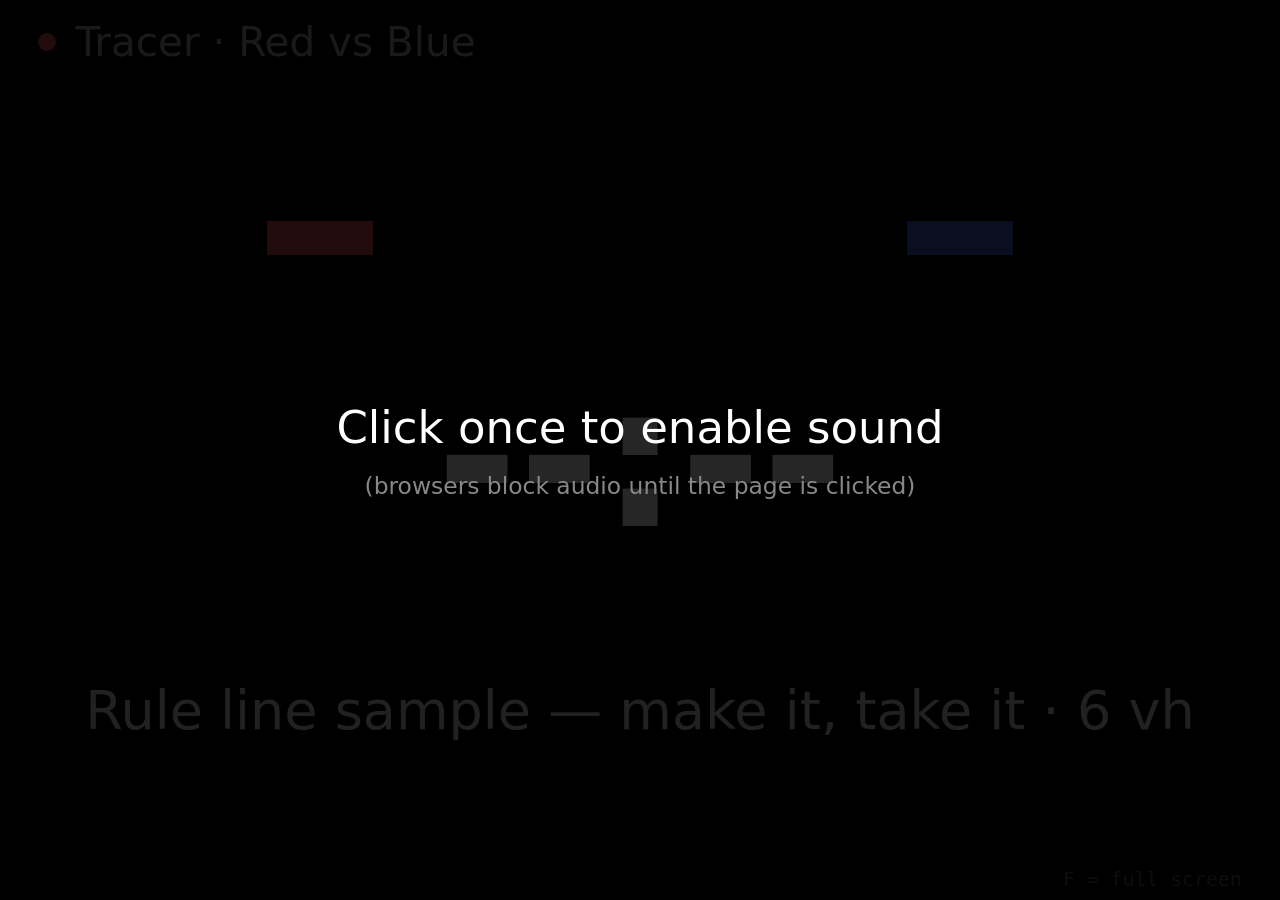
<file: spikes/tracer/hub/assets/board.html>
<!doctype html>
<html lang="en">
<head>
<meta charset="utf-8">
<meta name="viewport" content="width=device-width,initial-scale=1">
<title>Board — tracer</title>
<style>
  /* Sizes from S12 §5 / mock-board.html (provisional until the gym readability test). */
  :root { --red:#e5484d; --blue:#3e63dd; --amber:#f5a524; }
  html, body { margin:0; height:100%; background:#000; color:#fff; font-family:system-ui,sans-serif; overflow:hidden; }
  .wrap { display:grid; grid-template-rows:auto auto auto 1fr auto; height:100vh; }
  .top { display:flex; align-items:center; gap:1.5vw; padding:2vh 3vw; font-size:4.5vh; color:#aaa; }
  .dot { width:2vh; height:2vh; border-radius:50%; background:var(--amber); }
  .dot.ok { background:#30a46c; } .dot.bad { background:var(--red); }
  .scores { display:grid; grid-template-columns:1fr 1fr; text-align:center; }
  .score { font-size:30vh; font-weight:900; line-height:1; font-variant-numeric:tabular-nums; }
  .clock { font-size:22vh; font-weight:800; text-align:center; line-height:1.05; font-variant-numeric:tabular-nums; }
  .paused .clock { opacity:.55; }
  .amber .clock { color:var(--amber); }
  .over .clock { color:var(--red); }
  .rule { font-size:6vh; text-align:center; color:#ddd; align-self:center; }
  .foot { display:flex; justify-content:space-between; padding:1vh 3vw; font:2.2vh ui-monospace,Consolas,monospace; color:#555; }
  #unlock { position:fixed; inset:0; background:rgba(0,0,0,.85); display:flex; flex-direction:column; gap:2vh;
            align-items:center; justify-content:center; font-size:5vh; cursor:pointer; }
  #unlock small { font-size:2.6vh; color:#888; }
</style>
</head>
<body>
<div class="wrap" id="wrap">
  <div class="top"><span class="dot" id="dot"></span><span>Tracer · Red vs Blue</span><span style="margin-left:auto" id="clients"></span></div>
  <div class="scores">
    <div class="score" style="color:var(--red)" id="s0">–</div>
    <div class="score" style="color:var(--blue)" id="s1">–</div>
  </div>
  <div class="clock" id="clock">--:--</div>
  <div class="rule">Rule line sample — make it, take it · 6 vh</div>
  <div class="foot"><span id="sync"></span><span>F = full screen</span></div>
</div>
<div id="unlock">Click once to enable sound<small>(browsers block audio until the page is clicked)</small></div>

<script>
// T00 tracer Board — throwaway. The hub owns the clock (D-012); the Board only displays
// remaining = remaining_at_snapshot − (hub_now − snapshot_time), with hub_now estimated
// from ping/pong (offset from the lowest-RTT sample of the last 20).
let ws = null, connected = false, state = null, lastHeard = 0;
let offset = 0, bestRtt = Infinity;
const samples = [];
let audio = null, warned = false, horned = false, lastSeq = -1;
const $ = id => document.getElementById(id);

function connect() {
  ws = new WebSocket(`ws://${location.host}/ws`);
  ws.onopen = () => { connected = true; lastHeard = Date.now();
    ws.send(JSON.stringify({ t: 'hello', role: 'board', device: 'board' })); ping(); };
  ws.onmessage = e => {
    lastHeard = Date.now();
    const m = JSON.parse(e.data);
    if (m.t === 'state') {
      if (state && (m.clock.duration_ms !== state.clock.duration_ms || m.clock.remaining_ms > state.clock.remaining_ms + 1500)) {
        warned = horned = false;                 // clock set or reset: re-arm sounds
      }
      state = m;
    } else if (m.t === 'pong') {
      const now = Date.now(), rtt = now - m.c;
      samples.push({ rtt, off: m.s - (m.c + rtt / 2) });
      if (samples.length > 20) samples.shift();
      const best = samples.reduce((a, b) => (b.rtt < a.rtt ? b : a));
      offset = best.off; bestRtt = best.rtt;
    }
  };
  ws.onclose = () => drop(800);
  ws.onerror = () => drop(800);
}
function drop(delay) {
  const old = ws; ws = null;
  if (!old) return;
  old.onopen = old.onmessage = old.onclose = old.onerror = null;
  try { old.close(); } catch (_) {}
  connected = false;
  setTimeout(connect, delay);
}
function ping() { if (connected) ws.send(JSON.stringify({ t: 'ping', c: Date.now() })); }
setInterval(() => {
  if (connected && Date.now() - lastHeard > 4000) { drop(0); return; }
  ping();
}, 1000);

function fmt(ms) {
  const neg = ms < 0, t = neg ? Math.floor(Math.abs(ms) / 1000) : Math.ceil(ms / 1000);
  return (neg ? '+' : '') + Math.floor(t / 60) + ':' + String(t % 60).padStart(2, '0');
}

function tone(freq, secs) {
  if (!audio) return;
  const o = audio.createOscillator(), g = audio.createGain();
  o.type = 'square'; o.frequency.value = freq;
  g.gain.setValueAtTime(0.25, audio.currentTime);
  g.gain.exponentialRampToValueAtTime(0.0001, audio.currentTime + secs);
  o.connect(g).connect(audio.destination); o.start(); o.stop(audio.currentTime + secs);
}

function frame() {
  $('dot').className = 'dot ' + (connected ? 'ok' : 'bad');
  if (state) {
    $('s0').textContent = state.score[0];
    $('s1').textContent = state.score[1];
    $('clients').textContent = `${state.clients} connected`;
    const c = state.clock;
    const rem = c.running ? c.remaining_ms - (Date.now() + offset - state.server_ms) : c.remaining_ms;
    $('clock').textContent = fmt(rem);
    const w = $('wrap');
    w.classList.toggle('paused', !c.running);
    w.classList.toggle('amber', rem <= 60000 && rem > 0);
    w.classList.toggle('over', rem <= 0);
    if (c.running && rem <= 60000 && rem > 0 && !warned) { warned = true; tone(880, 0.25); }
    if (c.running && rem <= 0 && !horned) { horned = true; tone(220, 1.5); }
    $('sync').textContent = `offset ${Math.round(offset)} ms · best rtt ${isFinite(bestRtt) ? bestRtt : '–'} ms · seq ${state.seq}`;
  }
  requestAnimationFrame(frame);
}

$('unlock').addEventListener('click', () => {
  audio = new (window.AudioContext || window.webkitAudioContext)();
  tone(660, 0.15);
  $('unlock').remove();
});
document.addEventListener('keydown', e => {
  if (e.key === 'f' || e.key === 'F') {
    if (document.fullscreenElement) document.exitFullscreen(); else document.documentElement.requestFullscreen();
  }
});

connect(); frame();
</script>
</body>
</html>
</file>
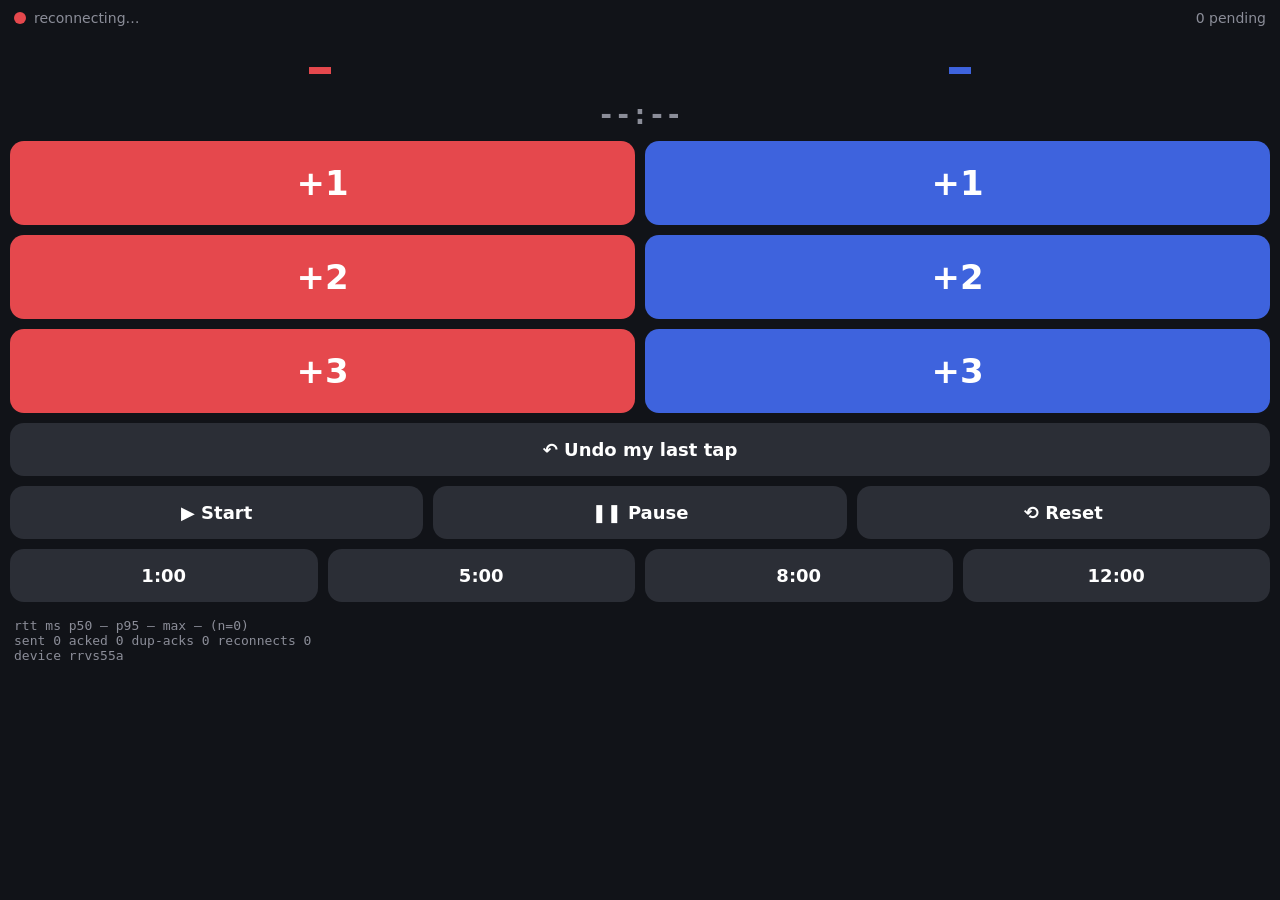
<file: spikes/tracer/hub/assets/remote.html>
<!doctype html>
<html lang="en">
<head>
<meta charset="utf-8">
<meta name="viewport" content="width=device-width,initial-scale=1,user-scalable=no">
<meta name="theme-color" content="#111318">
<title>Remote — tracer</title>
<style>
  :root { --red:#e5484d; --blue:#3e63dd; --bg:#111318; --fg:#eceef2; --muted:#8b8d98; --btn:#2b2e36; }
  * { box-sizing: border-box; }
  body { margin:0; background:var(--bg); color:var(--fg); font:16px system-ui,sans-serif;
         touch-action:manipulation; user-select:none; -webkit-user-select:none; }
  header { display:flex; gap:8px; align-items:center; padding:10px 14px; font-size:14px; color:var(--muted); }
  .dot { width:12px; height:12px; border-radius:50%; background:#f5a524; flex:none; }
  .dot.ok { background:#30a46c; } .dot.bad { background:var(--red); }
  #pending { margin-left:auto; }
  #pending.warn { color:#f5a524; font-weight:700; }
  .score { display:grid; grid-template-columns:1fr 1fr; text-align:center; font-weight:800; font-size:56px;
           font-variant-numeric:tabular-nums; line-height:1.1; }
  .clock { text-align:center; font:700 28px ui-monospace,Consolas,monospace; color:var(--muted); }
  .teams { display:grid; grid-template-columns:1fr 1fr; gap:10px; padding:10px; }
  .team { display:flex; flex-direction:column; gap:10px; }
  button { border:0; border-radius:14px; font:800 34px system-ui,sans-serif; color:#fff; padding:22px 0;
           background:var(--btn); }
  .r .pts { background:var(--red); } .b .pts { background:var(--blue); }
  button:active { transform:scale(.97); filter:brightness(1.25); }
  .row { display:flex; gap:10px; padding:0 10px 10px; }
  .row button { flex:1; font-size:18px; padding:16px 0; }
  .stats { padding:6px 14px 20px; font:13px ui-monospace,Consolas,monospace; color:var(--muted); white-space:pre-line; }
</style>
</head>
<body>
<header><span class="dot" id="dot"></span><span id="conn">connecting…</span><span id="pending">0 pending</span></header>
<div class="score"><div style="color:var(--red)" id="s0">–</div><div style="color:var(--blue)" id="s1">–</div></div>
<div class="clock" id="clock">--:--</div>
<div class="teams">
  <div class="team r">
    <button class="pts" data-team="0" data-pts="1">+1</button>
    <button class="pts" data-team="0" data-pts="2">+2</button>
    <button class="pts" data-team="0" data-pts="3">+3</button>
  </div>
  <div class="team b">
    <button class="pts" data-team="1" data-pts="1">+1</button>
    <button class="pts" data-team="1" data-pts="2">+2</button>
    <button class="pts" data-team="1" data-pts="3">+3</button>
  </div>
</div>
<div class="row"><button id="undo">↶ Undo my last tap</button></div>
<div class="row">
  <button data-clock="start">▶ Start</button><button data-clock="pause">❚❚ Pause</button><button data-clock="reset">⟲ Reset</button>
</div>
<div class="row">
  <button data-set="60">1:00</button><button data-set="300">5:00</button><button data-set="480">8:00</button><button data-set="720">12:00</button>
</div>
<div class="stats" id="stats"></div>

<script>
// T00 tracer Remote — throwaway. Transport behaviour only:
// every tap gets an id, sits in a local queue until the hub acks it, and is re-sent after
// any reconnect. The hub ignores ids it has seen, so a re-send can never double-count.
const S = sessionStorage;
const device = S.dev || (S.dev = 'r' + Math.random().toString(36).slice(2, 8));
let counter = +(S.ctr || 0);
let queue = JSON.parse(S.q || '[]');          // unacked messages, survives a page reload
let ws = null, connected = false, epoch = 0;
let reconnects = 0, lastHeard = 0, state = null, offset = 0;
let sent = 0, acked = 0, dups = 0;
const rtts = [];

const $ = id => document.getElementById(id);
const save = () => { S.q = JSON.stringify(queue); S.ctr = counter; };
const nextId = () => { counter += 1; save(); return device + '-' + counter; };

function enqueue(msg) { msg._epoch = -1; queue.push(msg); save(); flush(); render(); }

function flush() {
  if (!connected) return;
  for (const m of queue) {
    if (m._epoch === epoch) continue;          // already sent on this connection
    m._epoch = epoch;
    const { _epoch, ...wire } = m;
    ws.send(JSON.stringify(wire));
    sent += 1;
  }
  save();
}

function connect() {
  ws = new WebSocket(`ws://${location.host}/ws`);
  ws.onopen = () => {
    connected = true; epoch += 1; lastHeard = Date.now();
    ws.send(JSON.stringify({ t: 'hello', role: 'remote', device }));
    flush(); render();
  };
  ws.onmessage = e => {
    lastHeard = Date.now();
    const m = JSON.parse(e.data);
    if (m.t === 'ack') {
      const before = queue.length;
      queue = queue.filter(q => q.id !== m.id);
      if (queue.length < before) acked += 1;
      if (m.dup) dups += 1;
      save();
    } else if (m.t === 'state') {
      state = m;
    } else if (m.t === 'pong') {
      const now = Date.now(), rtt = now - m.c;
      rtts.push(rtt); if (rtts.length > 300) rtts.shift();
      offset = m.s - (m.c + rtt / 2);
    }
    render();
  };
  ws.onclose = () => drop(800);
  ws.onerror = () => drop(800);
}

// Abandon the socket at once (don't wait for a close handshake that can't finish while
// the Wi-Fi is down) and open a fresh one. Unacked taps stay queued and are re-sent.
function drop(delay) {
  const old = ws; ws = null;
  if (!old) return;
  old.onopen = old.onmessage = old.onclose = old.onerror = null;
  try { old.close(); } catch (_) {}
  if (connected) reconnects += 1;
  connected = false; render();
  setTimeout(connect, delay);
}

// Heartbeat. A Wi-Fi drop often leaves the socket "open" with nothing arriving;
// if the hub has been silent for 4 s, drop it and reconnect.
setInterval(() => {
  if (!connected) return;
  if (Date.now() - lastHeard > 4000) { drop(0); return; }
  ws.send(JSON.stringify({ t: 'ping', c: Date.now() }));
}, 1000);

function pct(arr, p) {
  if (!arr.length) return '–';
  const s = [...arr].sort((a, b) => a - b);
  return Math.round(s[Math.min(s.length - 1, Math.floor(p * s.length))]);
}

function fmt(ms) {
  const neg = ms < 0, t = Math.ceil(Math.abs(ms) / 1000);
  return (neg ? '+' : '') + Math.floor(t / 60) + ':' + String(t % 60).padStart(2, '0');
}

function render() {
  $('dot').className = 'dot ' + (connected ? 'ok' : 'bad');
  $('conn').textContent = connected ? `connected · ${state ? state.clients : '?'} devices` : 'reconnecting…';
  $('pending').textContent = `${queue.length} pending`;
  $('pending').className = queue.length ? 'warn' : '';
  if (state) { $('s0').textContent = state.score[0]; $('s1').textContent = state.score[1]; }
  $('stats').textContent =
    `rtt ms  p50 ${pct(rtts, .5)}  p95 ${pct(rtts, .95)}  max ${rtts.length ? Math.max(...rtts) : '–'}  (n=${rtts.length})\n` +
    `sent ${sent}  acked ${acked}  dup-acks ${dups}  reconnects ${reconnects}\n` +
    `device ${device}`;
}

function tickClock() {
  if (state) {
    const c = state.clock;
    const rem = c.running ? c.remaining_ms - (Date.now() + offset - state.server_ms) : c.remaining_ms;
    $('clock').textContent = fmt(rem) + (c.running ? '' : '  ❚❚');
  }
  requestAnimationFrame(tickClock);
}

document.querySelectorAll('button.pts').forEach(b => b.addEventListener('click', () => {
  enqueue({ t: 'tap', id: nextId(), device, team: +b.dataset.team, pts: +b.dataset.pts });
  if (navigator.vibrate) navigator.vibrate(25);
}));
$('undo').addEventListener('click', () => {
  enqueue({ t: 'undo', id: nextId(), device });
  if (navigator.vibrate) navigator.vibrate([20, 40, 20]);
});
document.querySelectorAll('[data-clock]').forEach(b => b.addEventListener('click', () =>
  enqueue({ t: 'clock', id: nextId(), cmd: b.dataset.clock })));
document.querySelectorAll('[data-set]').forEach(b => b.addEventListener('click', () =>
  enqueue({ t: 'clock', id: nextId(), cmd: 'set', secs: +b.dataset.set })));

render(); connect(); tickClock();
</script>
</body>
</html>
</file>
